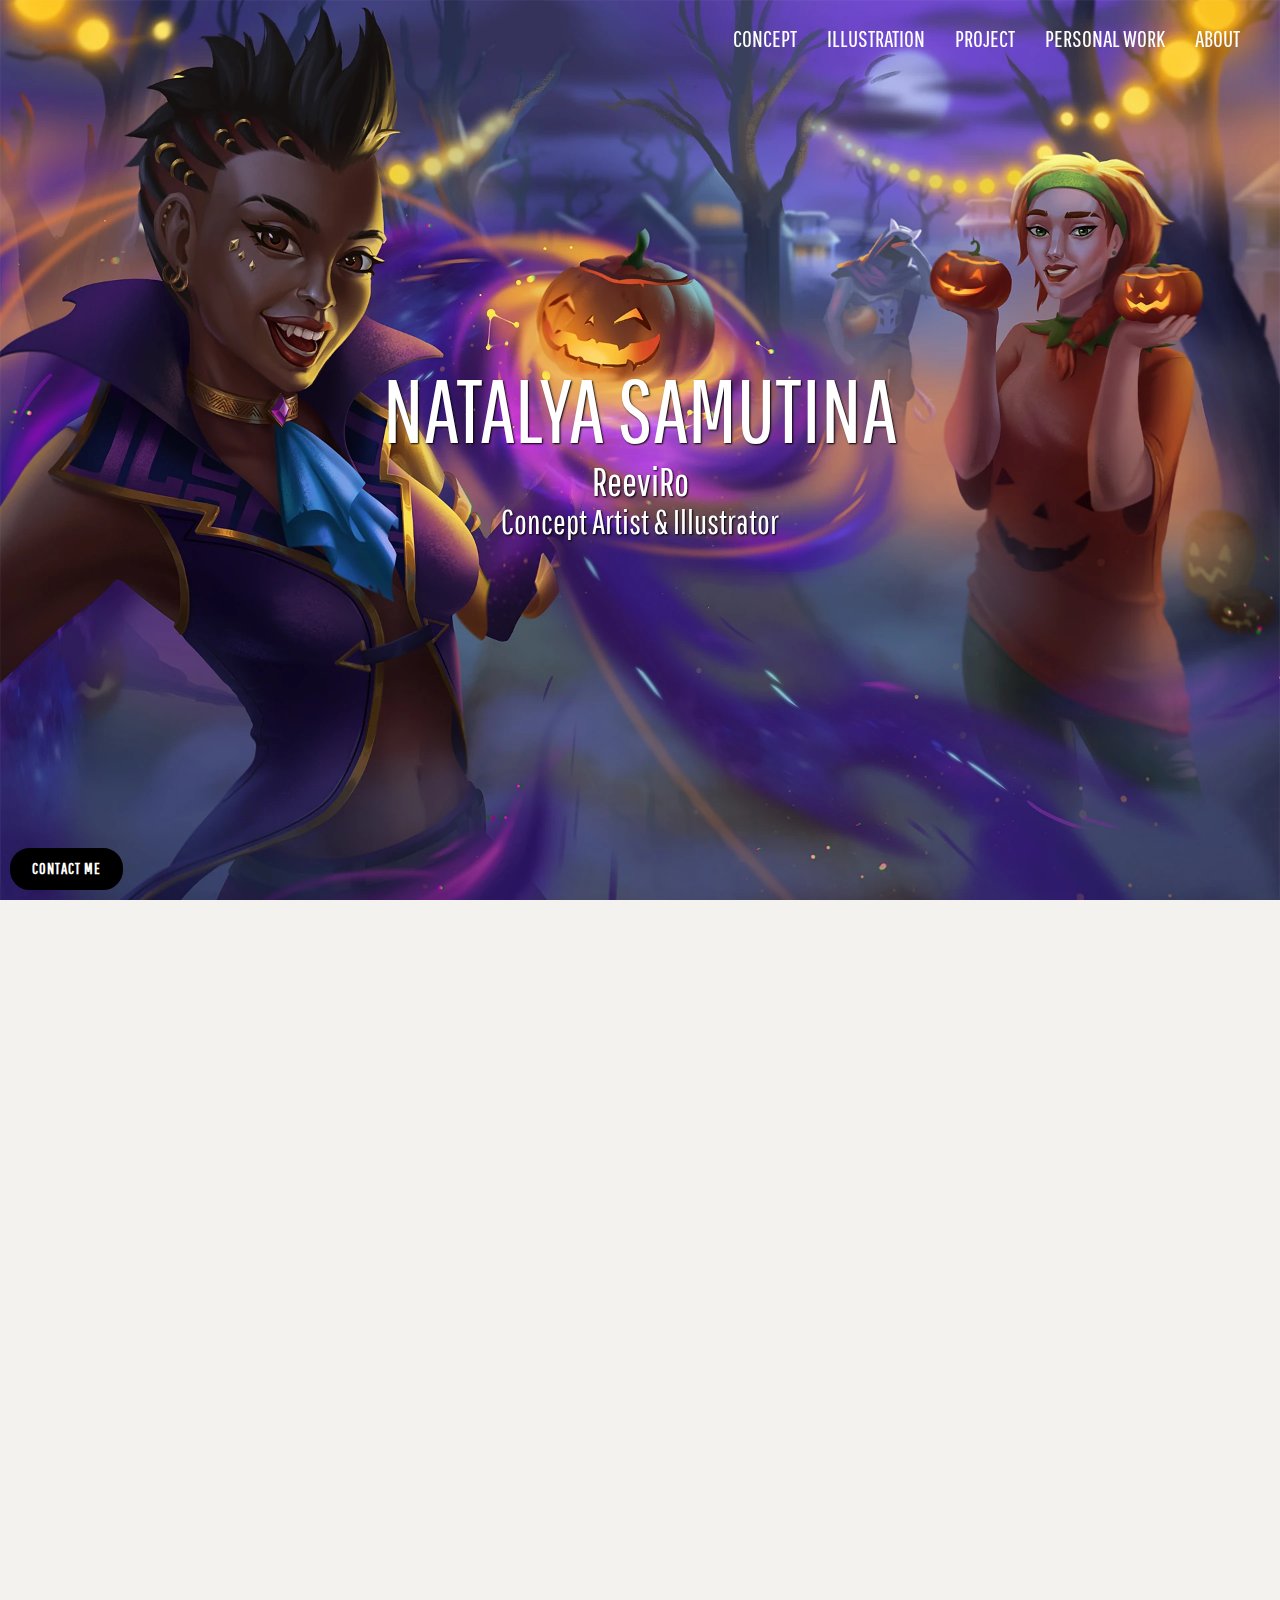
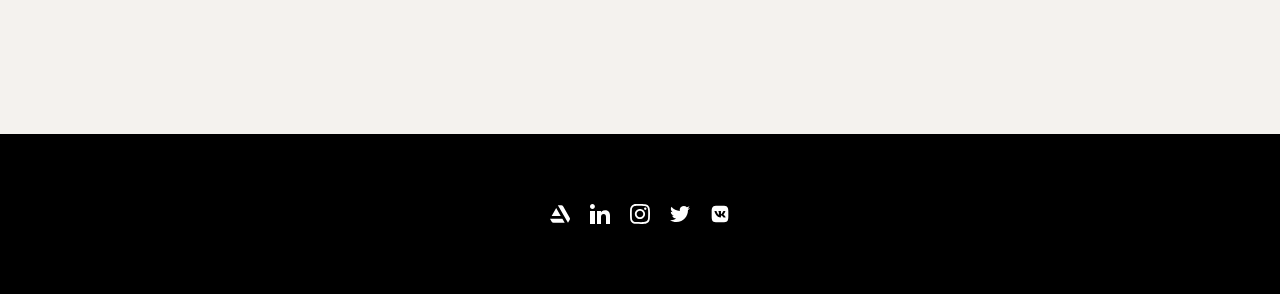
<file: index.html>
<!DOCTYPE html>
<html lang="en">

<head>
	<meta charset="UTF-8">
	<meta http-equiv="X-UA-Compatible" content="IE=edge">
	<meta name="viewport" content="width=device-width, initial-scale=1.0">
	<!-- favicon -->
	<link rel="icon" href="./img/favicon.png" type="image/x-icon">
	<!-- animate on scroll styles -->
	<link rel="stylesheet" href="https://unpkg.com/aos@2.3.1/dist/aos.css">
	<link rel="stylesheet" href="./styles/aos-custom.css">
	<!-- reset styles -->
	<link rel="stylesheet" href="./styles/reset.css">
	<!-- main styles -->
	<link rel="stylesheet" href="./styles/base.css">
	<!-- blocks styles -->
	<link rel="stylesheet" href="./styles/blocks/nav.css">
	<link rel="stylesheet" href="./styles/blocks/burger.css">
	<link rel="stylesheet" href="./styles/blocks/logo.css">
	<link rel="stylesheet" href="./styles/blocks/hero.css">
	<link rel="stylesheet" href="./styles/blocks/gallery.css">
	<link rel="stylesheet" href="./styles/blocks/footer.css">
	<link rel="stylesheet" href="./styles/blocks/social.css">
	<link rel="stylesheet" href="./styles/blocks/contact-me.css">
	<link rel="stylesheet" href="./styles/blocks/lightbox.css">
	<!-- fonts -->
	<link href="https://fonts.googleapis.com/css2?family=Pathway+Gothic+One&display=swap" rel="stylesheet">
	<title>ReeviRo</title>
</head>

<body>
	<nav class="nav" data-aos="fade-down" data-aos-duration="500" data-aos-once="true">
		<div class="nav__container container">
			<button class="nav__burger burger burger--white">
				<span class="burger__line"></span>
			</button>
			<div class="nav__menu">
				<ul class="nav__list">
					<li class="nav__item">
						<a href="./concept.html" class="nav__link">concept</a>
					</li>
					<li class="nav__item">
						<a href="./illustration.html" class="nav__link">illustration</a>
					</li>
					<li class="nav__item">
						<a href="./project.html" class="nav__link">project</a>
					</li>
					<li class="nav__item">
						<a href="./personal-work.html" class="nav__link">personal work</a>
					</li>
					<li class="nav__item">
						<a href="./about.html" class="nav__link">about</a>
					</li>
					<li class="nav__item nav__contact-me">
						<a href="mailto:natalia2dartist@gmail.com" target="_blank" class="nav__link">Contact me</a>
					</li>
				</ul>
			</div>
		</div>
		<!-- ========== /container ========== -->
	</nav>
	<!-- ========== /nav ========== -->
	<main class="main">
		<section class="hero">
			<div class="hero__container container" data-aos="fade-up" data-aos-duration="500" data-aos-once="true">
				<h1 class="hero__title">Natalya&nbsp;Samutina</h1>
				<div class="logo logo--white">
					<a href="./index.html">ReeviRo</a>
				</div>
				<div class="hero__subtitle">Concept&nbsp;Artist&nbsp;& Illustrator</div>
			</div>
			<!-- ========== /container ========== -->
		</section>
		<!-- ========== /hero ========== -->
		<section class="gallery">
			<div class="gallery__container container gallery__container--col-2">
				<div class="gallery__column">
					<div class="gallery__item" data-aos="fade-down-right" data-aos-duration="500" data-aos-once="true">
						<img src="./img/main/preview/Foxgirl.webp" alt="Portfolio picture" class="gallery__image">
						<span class="gallery__text">Foxgirl</span>
					</div>
					<div class="gallery__item" data-aos="fade-right" data-aos-duration="500" data-aos-once="true">
						<img src="./img/main/preview/Gwen_Seamstress.webp" alt="Portfolio picture" class="gallery__image">
						<span class="gallery__text">Gwen Seamstress</span>
					</div>
					<div class="gallery__item" data-aos="fade-right" data-aos-duration="500" data-aos-once="true">
						<img src="./img/main/preview/Ice_knight.webp" alt="Portfolio picture" class="gallery__image">
						<span class="gallery__text">Ice knight</span>
					</div>
					<div class="gallery__item" data-aos="fade-right" data-aos-duration="500" data-aos-once="true">
						<img src="./img/main/preview/Ice_legend.webp" alt="Portfolio picture" class="gallery__image">
						<span class="gallery__text">Ice legend</span>
					</div>
					<div class="gallery__item" data-aos="fade-right" data-aos-duration="500" data-aos-once="true">
						<img src="./img/main/preview/Tryndamere.webp" alt="Portfolio picture" class="gallery__image">
						<span class="gallery__text">Tryndamere</span>
					</div>
					<div class="gallery__item" data-aos="fade-up-right" data-aos-duration="500" data-aos-once="true">
						<img src="./img/main/preview/Elfgirls.webp" alt="Portfolio picture" class="gallery__image">
						<span class="gallery__text">Elfgirls</span>
					</div>
				</div>
				<div class="gallery__column">
					<div class="gallery__item" data-aos="fade-down-left" data-aos-duration="500" data-aos-once="true">
						<img src="./img/main/preview/Hades2_fanart.webp" alt="Portfolio picture" class="gallery__image">
						<span class="gallery__text">Hades2 fanart</span>
					</div>
					<div class="gallery__item" data-aos="fade-left" data-aos-duration="500" data-aos-once="true">
						<img src="./img/main/preview/Lava_elemental.webp" alt="Portfolio picture" class="gallery__image">
						<span class="gallery__text">Lava elemental</span>
					</div>
					<div class="gallery__item" data-aos="fade-left" data-aos-duration="500" data-aos-once="true">
						<img src="./img/main/preview/Amumu.webp" alt="Portfolio picture" class="gallery__image">
						<span class="gallery__text">Amumu</span>
					</div>
					<div class="gallery__item" data-aos="fade-left" data-aos-duration="500" data-aos-once="true">
						<img src="./img/main/preview/portrait2.webp" alt="Portfolio picture" class="gallery__image">
						<span class="gallery__text">Portrait</span>
					</div>
					<div class="gallery__item" data-aos="fade-up-left" data-aos-duration="500" data-aos-once="true">
						<img src="./img/main/preview/conceptcharacter1.webp" alt="Portfolio picture" class="gallery__image">
						<span class="gallery__text">Concept character</span>
					</div>
				</div>
			</div>
			<!-- ========== /container ========== -->
		</section>
		<!-- ========== /gallery ========== -->
	</main>
	<!-- ========== /main ========== -->
	<footer class="footer">
		<div class="footer__container container">
			<div class="footer__social social">
				<a class="social__link" href="https://www.artstation.com/reeviro" target="_blank">
					<svg fill="#FFFFFF" width="800px" height="800px" viewBox="0 0 24 24" role="img" xmlns="http://www.w3.org/2000/svg">
						<path d="m0 17.723 2.027 3.505h.001a2.424 2.424 0 0 0 2.164 1.333h13.457l-2.792-4.838H0zm24 .025c0-.484-.143-.935-.388-1.314L15.728 2.728a2.424 2.424 0 0 0-2.142-1.289H9.419L21.598 22.54l1.92-3.325c.378-.637.482-.919.482-1.467zm-11.129-3.462L7.428 4.858l-5.444 9.428h10.887z" />
					</svg>
				</a>
				<a class="social__link" href="https://www.linkedin.com/in/natalya-samutina/" target="_blank">
					<svg width="800px" height="800px" viewBox="0 0 20 20" version="1.1" xmlns="http://www.w3.org/2000/svg" xmlns:xlink="http://www.w3.org/1999/xlink">
						<g stroke="none" stroke-width="1" fill="none" fill-rule="evenodd">
							<g transform="translate(-180.000000, -7479.000000)" fill="#FFFFFF">
								<g transform="translate(56.000000, 160.000000)">
									<path d="M144,7339 L140,7339 L140,7332.001 C140,7330.081 139.153,7329.01 137.634,7329.01 C135.981,7329.01 135,7330.126 135,7332.001 L135,7339 L131,7339 L131,7326 L135,7326 L135,7327.462 C135,7327.462 136.255,7325.26 139.083,7325.26 C141.912,7325.26 144,7326.986 144,7330.558 L144,7339 L144,7339 Z M126.442,7323.921 C125.093,7323.921 124,7322.819 124,7321.46 C124,7320.102 125.093,7319 126.442,7319 C127.79,7319 128.883,7320.102 128.883,7321.46 C128.884,7322.819 127.79,7323.921 126.442,7323.921 L126.442,7323.921 Z M124,7339 L129,7339 L129,7326 L124,7326 L124,7339 Z" id="linkedin">
									</path>
								</g>
							</g>
						</g>
					</svg>
				</a>
				<a class="social__link" href="https://www.instagram.com/reevi_ro/" target="_blank">
					<svg width="800px" height="800px" viewBox="0 0 20 20" version="1.1" xmlns="http://www.w3.org/2000/svg" xmlns:xlink="http://www.w3.org/1999/xlink">
						<g stroke="none" stroke-width="1" fill="none" fill-rule="evenodd">
							<g transform="translate(-340.000000, -7439.000000)" fill="#FFFFFF">
								<g transform="translate(56.000000, 160.000000)">
									<path d="M289.869652,7279.12273 C288.241769,7279.19618 286.830805,7279.5942 285.691486,7280.72871 C284.548187,7281.86918 284.155147,7283.28558 284.081514,7284.89653 C284.035742,7285.90201 283.768077,7293.49818 284.544207,7295.49028 C285.067597,7296.83422 286.098457,7297.86749 287.454694,7298.39256 C288.087538,7298.63872 288.809936,7298.80547 289.869652,7298.85411 C298.730467,7299.25511 302.015089,7299.03674 303.400182,7295.49028 C303.645956,7294.859 303.815113,7294.1374 303.86188,7293.08031 C304.26686,7284.19677 303.796207,7282.27117 302.251908,7280.72871 C301.027016,7279.50685 299.5862,7278.67508 289.869652,7279.12273 M289.951245,7297.06748 C288.981083,7297.0238 288.454707,7296.86201 288.103459,7296.72603 C287.219865,7296.3826 286.556174,7295.72155 286.214876,7294.84312 C285.623823,7293.32944 285.819846,7286.14023 285.872583,7284.97693 C285.924325,7283.83745 286.155174,7282.79624 286.959165,7281.99226 C287.954203,7280.99968 289.239792,7280.51332 297.993144,7280.90837 C299.135448,7280.95998 300.179243,7281.19026 300.985224,7281.99226 C301.980262,7282.98483 302.473801,7284.28014 302.071806,7292.99991 C302.028024,7293.96767 301.865833,7294.49274 301.729513,7294.84312 C300.829003,7297.15085 298.757333,7297.47145 289.951245,7297.06748 M298.089663,7283.68956 C298.089663,7284.34665 298.623998,7284.88065 299.283709,7284.88065 C299.943419,7284.88065 300.47875,7284.34665 300.47875,7283.68956 C300.47875,7283.03248 299.943419,7282.49847 299.283709,7282.49847 C298.623998,7282.49847 298.089663,7283.03248 298.089663,7283.68956 M288.862673,7288.98792 C288.862673,7291.80286 291.150266,7294.08479 293.972194,7294.08479 C296.794123,7294.08479 299.081716,7291.80286 299.081716,7288.98792 C299.081716,7286.17298 296.794123,7283.89205 293.972194,7283.89205 C291.150266,7283.89205 288.862673,7286.17298 288.862673,7288.98792 M290.655732,7288.98792 C290.655732,7287.16159 292.140329,7285.67967 293.972194,7285.67967 C295.80406,7285.67967 297.288657,7287.16159 297.288657,7288.98792 C297.288657,7290.81525 295.80406,7292.29716 293.972194,7292.29716 C292.140329,7292.29716 290.655732,7290.81525 290.655732,7288.98792" id="instagram">
									</path>
								</g>
							</g>
						</g>
					</svg>
				</a>
				<a class="social__link" href="https://twitter.com/reevarts" target="_blank">
					<svg width="800px" height="800px" viewBox="0 -2 20 20" version="1.1" xmlns="http://www.w3.org/2000/svg" xmlns:xlink="http://www.w3.org/1999/xlink">
						<g stroke="none" stroke-width="1" fill="none" fill-rule="evenodd">
							<g transform="translate(-60.000000, -7521.000000)" fill="#FFFFFF">
								<g transform="translate(56.000000, 160.000000)">
									<path d="M10.29,7377 C17.837,7377 21.965,7370.84365 21.965,7365.50546 C21.965,7365.33021 21.965,7365.15595 21.953,7364.98267 C22.756,7364.41163 23.449,7363.70276 24,7362.8915 C23.252,7363.21837 22.457,7363.433 21.644,7363.52751 C22.5,7363.02244 23.141,7362.2289 23.448,7361.2926 C22.642,7361.76321 21.761,7362.095 20.842,7362.27321 C19.288,7360.64674 16.689,7360.56798 15.036,7362.09796 C13.971,7363.08447 13.518,7364.55538 13.849,7365.95835 C10.55,7365.79492 7.476,7364.261 5.392,7361.73762 C4.303,7363.58363 4.86,7365.94457 6.663,7367.12996 C6.01,7367.11125 5.371,7366.93797 4.8,7366.62489 L4.8,7366.67608 C4.801,7368.5989 6.178,7370.2549 8.092,7370.63591 C7.488,7370.79836 6.854,7370.82199 6.24,7370.70483 C6.777,7372.35099 8.318,7373.47829 10.073,7373.51078 C8.62,7374.63513 6.825,7375.24554 4.977,7375.24358 C4.651,7375.24259 4.325,7375.22388 4,7375.18549 C5.877,7376.37088 8.06,7377 10.29,7376.99705" id="twitter">
									</path>
								</g>
							</g>
						</g>
					</svg>
				</a>
				<a class="social__link" href="https://vk.com/reevipng" target="_blank">
					<svg fill="#FFFFFF" width="800px" height="800px" viewBox="0 0 24 24" xmlns="http://www.w3.org/2000/svg" data-name="Layer 1">
						<path d="M15.07294,2H8.9375C3.33331,2,2,3.33331,2,8.92706V15.0625C2,20.66663,3.32294,22,8.92706,22H15.0625C20.66669,22,22,20.67706,22,15.07288V8.9375C22,3.33331,20.67706,2,15.07294,2Zm3.07287,14.27081H16.6875c-.55206,0-.71875-.44793-1.70831-1.4375-.86463-.83331-1.22919-.9375-1.44794-.9375-.30206,0-.38544.08332-.38544.5v1.3125c0,.35419-.11456.5625-1.04162.5625a5.69214,5.69214,0,0,1-4.44794-2.66668A11.62611,11.62611,0,0,1,5.35419,8.77081c0-.21875.08331-.41668.5-.41668H7.3125c.375,0,.51044.16668.65625.55212.70831,2.08331,1.91669,3.89581,2.40625,3.89581.1875,0,.27081-.08331.27081-.55206V10.10413c-.0625-.97913-.58331-1.0625-.58331-1.41663a.36008.36008,0,0,1,.375-.33337h2.29169c.3125,0,.41662.15625.41662.53125v2.89587c0,.3125.13544.41663.22919.41663.1875,0,.33331-.10413.67706-.44788a11.99877,11.99877,0,0,0,1.79169-2.97919.62818.62818,0,0,1,.63544-.41668H17.9375c.4375,0,.53125.21875.4375.53125A18.20507,18.20507,0,0,1,16.41669,12.25c-.15625.23956-.21875.36456,0,.64581.14581.21875.65625.64582,1,1.05207a6.48553,6.48553,0,0,1,1.22912,1.70837C18.77081,16.0625,18.5625,16.27081,18.14581,16.27081Z" />
					</svg>
				</a>
			</div>
			<!-- ========== /social ========== -->
		</div>
		<!-- ========== /container ========== -->
	</footer>
	<!-- ========== /footer ========== -->
	<div class="contact-me">
		<a href="mailto:natalia2dartist@gmail.com" target="_blank" class="contact-me__link">Contact me</a>
	</div>
	<!-- ========== /contact-me ========== -->
	<div class="lightbox">
		<img class="lightbox__image" alt="Portfolio image">
	</div>
	<!-- ========== /lightbox ========== -->

	<!-- animate on scroll -->
	<script src="https://unpkg.com/aos@2.3.1/dist/aos.js"></script>
	<!-- index.js -->
	<script src="./js/index.js">
	</script>
</body>

</html>
</file>
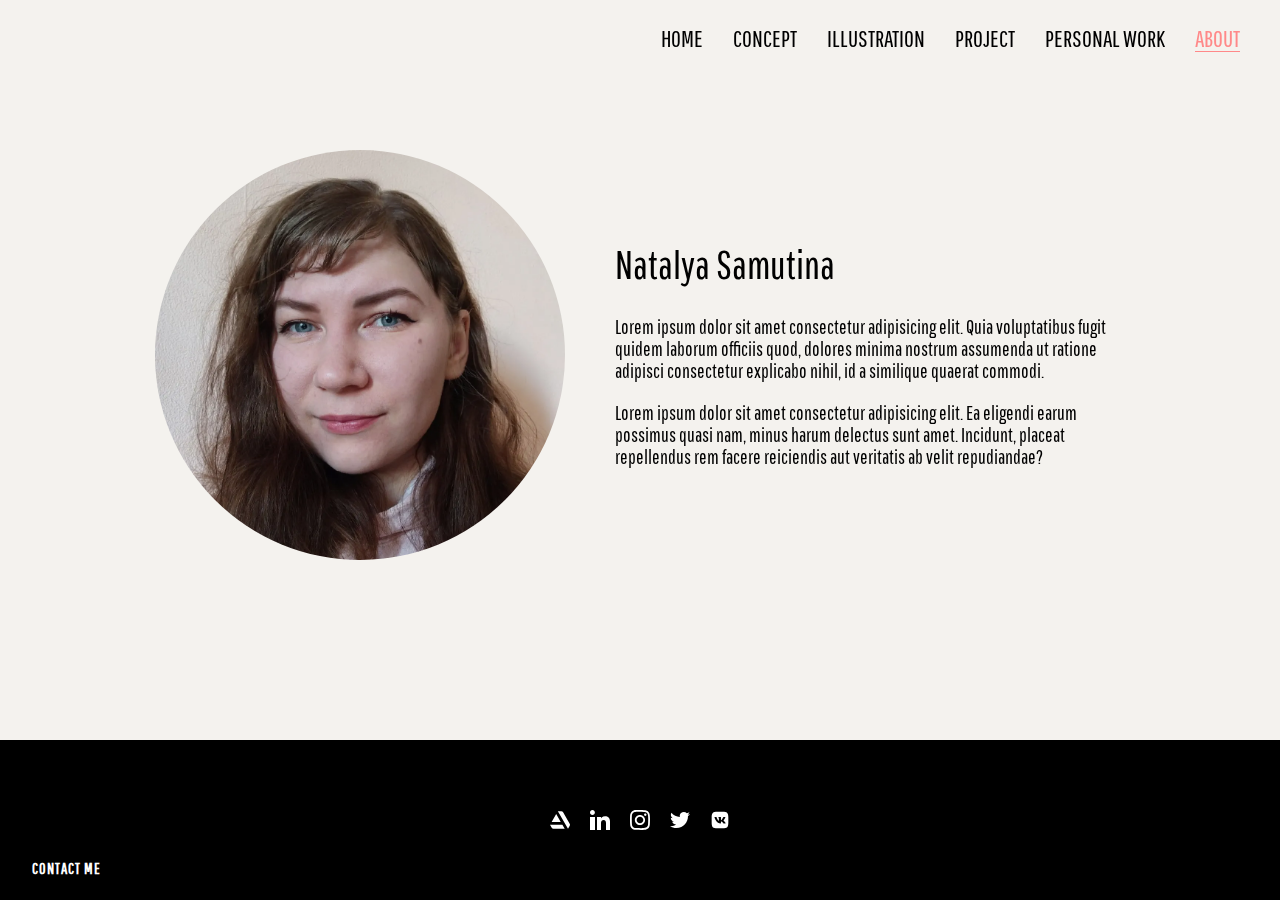
<file: about.html>
<!DOCTYPE html>
<html lang="en">

<head>
	<meta charset="UTF-8">
	<meta http-equiv="X-UA-Compatible" content="IE=edge">
	<meta name="viewport" content="width=device-width, initial-scale=1.0">
	<!-- favicon -->
	<link rel="icon" href="./img/favicon.png" type="image/x-icon">
	<!-- animate on scroll styles -->
	<link href="https://unpkg.com/aos@2.3.1/dist/aos.css" rel="stylesheet">
	<!-- reset styles -->
	<link rel="stylesheet" href="./styles/reset.css">
	<!-- main styles -->
	<link rel="stylesheet" href="./styles/base.css">
	<!-- blocks styles -->
	<link rel="stylesheet" href="./styles/blocks/nav.css">
	<link rel="stylesheet" href="./styles/blocks/burger.css">
	<link rel="stylesheet" href="./styles/blocks/about.css">
	<link rel="stylesheet" href="./styles/blocks/footer.css">
	<link rel="stylesheet" href="./styles/blocks/social.css">
	<link rel="stylesheet" href="./styles/blocks/contact-me.css">
	<link rel="stylesheet" href="./styles/blocks/lightbox.css">
	<!-- fonts -->
	<link href="https://fonts.googleapis.com/css2?family=Pathway+Gothic+One&display=swap" rel="stylesheet">
	<title>ReeviRo</title>
</head>

<body>
	<nav class="nav" data-aos="fade-down" data-aos-duration="500" data-aos-once="true">
		<div class="nav__container container">
			<button class="nav__burger burger burger--black">
				<span class="burger__line"></span>
			</button>
			<div class="nav__menu">
				<ul class="nav__list">
					<li class="nav__item">
						<a href="./index.html" class="nav__link nav__link--dark">home</a>
					</li>
					<li class="nav__item">
						<a href="./concept.html" class="nav__link nav__link--dark">concept</a>
					</li>
					<li class="nav__item">
						<a href="./illustration.html" class="nav__link nav__link--dark">illustration</a>
					</li>
					<li class="nav__item">
						<a href="./project.html" class="nav__link nav__link--dark">project</a>
					</li>
					<li class="nav__item">
						<a href="./personal-work.html" class="nav__link nav__link--dark">personal work</a>
					</li>
					<li class="nav__item">
						<a class="nav__link nav__link--dark active">about</a>
					</li>
					<li class="nav__item  nav__contact-me">
						<a href="mailto:natalia2dartist@gmail.com" target="_blank" class="nav__link">Contact me</a>
					</li>
				</ul>
			</div>
		</div>
		<!-- ========== /container ========== -->
	</nav>
	<!-- ========== /nav ========== -->
	<main class="main">
		<section class="about" data-aos="fade-up" data-aos-duration="500" data-aos-once="true">
			<div class="about__container container">
				<div class="about__left">
					<div class="about__photo image">
						<img src="./img/about/photo.webp" alt="Natalya's Photo" class="about__image">
					</div>
				</div>
				<div class="about__right">
					<div class="about__content">
						<h2 class="about__title">Natalya Samutina</h2>
						<p class="about__text">Lorem ipsum dolor sit amet consectetur adipisicing elit. Quia voluptatibus fugit quidem laborum officiis quod, dolores minima nostrum assumenda ut ratione adipisci consectetur explicabo nihil, id a similique quaerat commodi.</p>
						<p class="about__text">Lorem ipsum dolor sit amet consectetur adipisicing elit. Ea eligendi earum possimus quasi nam, minus harum delectus sunt amet. Incidunt, placeat repellendus rem facere reiciendis aut veritatis ab velit repudiandae?</p>
					</div>
				</div>
			</div>
		</section>
		<!-- ========== /gallery ========== -->
	</main>
	<!-- ========== /main ========== -->
	<footer class="footer">
		<div class="footer__container container">
			<div class="footer__social social">
				<a class="social__link" href="https://www.artstation.com/reeviro" target="_blank">
					<svg fill="#FFFFFF" width="800px" height="800px" viewBox="0 0 24 24" role="img" xmlns="http://www.w3.org/2000/svg">
						<path d="m0 17.723 2.027 3.505h.001a2.424 2.424 0 0 0 2.164 1.333h13.457l-2.792-4.838H0zm24 .025c0-.484-.143-.935-.388-1.314L15.728 2.728a2.424 2.424 0 0 0-2.142-1.289H9.419L21.598 22.54l1.92-3.325c.378-.637.482-.919.482-1.467zm-11.129-3.462L7.428 4.858l-5.444 9.428h10.887z" />
					</svg>
				</a>
				<a class="social__link" href="https://www.linkedin.com/in/natalya-samutina/" target="_blank">
					<svg width="800px" height="800px" viewBox="0 0 20 20" version="1.1" xmlns="http://www.w3.org/2000/svg" xmlns:xlink="http://www.w3.org/1999/xlink">
						<g stroke="none" stroke-width="1" fill="none" fill-rule="evenodd">
							<g transform="translate(-180.000000, -7479.000000)" fill="#FFFFFF">
								<g transform="translate(56.000000, 160.000000)">
									<path d="M144,7339 L140,7339 L140,7332.001 C140,7330.081 139.153,7329.01 137.634,7329.01 C135.981,7329.01 135,7330.126 135,7332.001 L135,7339 L131,7339 L131,7326 L135,7326 L135,7327.462 C135,7327.462 136.255,7325.26 139.083,7325.26 C141.912,7325.26 144,7326.986 144,7330.558 L144,7339 L144,7339 Z M126.442,7323.921 C125.093,7323.921 124,7322.819 124,7321.46 C124,7320.102 125.093,7319 126.442,7319 C127.79,7319 128.883,7320.102 128.883,7321.46 C128.884,7322.819 127.79,7323.921 126.442,7323.921 L126.442,7323.921 Z M124,7339 L129,7339 L129,7326 L124,7326 L124,7339 Z" id="linkedin">
									</path>
								</g>
							</g>
						</g>
					</svg>
				</a>
				<a class="social__link" href="https://www.instagram.com/reevi_ro/" target="_blank">
					<svg width="800px" height="800px" viewBox="0 0 20 20" version="1.1" xmlns="http://www.w3.org/2000/svg" xmlns:xlink="http://www.w3.org/1999/xlink">
						<g stroke="none" stroke-width="1" fill="none" fill-rule="evenodd">
							<g transform="translate(-340.000000, -7439.000000)" fill="#FFFFFF">
								<g transform="translate(56.000000, 160.000000)">
									<path d="M289.869652,7279.12273 C288.241769,7279.19618 286.830805,7279.5942 285.691486,7280.72871 C284.548187,7281.86918 284.155147,7283.28558 284.081514,7284.89653 C284.035742,7285.90201 283.768077,7293.49818 284.544207,7295.49028 C285.067597,7296.83422 286.098457,7297.86749 287.454694,7298.39256 C288.087538,7298.63872 288.809936,7298.80547 289.869652,7298.85411 C298.730467,7299.25511 302.015089,7299.03674 303.400182,7295.49028 C303.645956,7294.859 303.815113,7294.1374 303.86188,7293.08031 C304.26686,7284.19677 303.796207,7282.27117 302.251908,7280.72871 C301.027016,7279.50685 299.5862,7278.67508 289.869652,7279.12273 M289.951245,7297.06748 C288.981083,7297.0238 288.454707,7296.86201 288.103459,7296.72603 C287.219865,7296.3826 286.556174,7295.72155 286.214876,7294.84312 C285.623823,7293.32944 285.819846,7286.14023 285.872583,7284.97693 C285.924325,7283.83745 286.155174,7282.79624 286.959165,7281.99226 C287.954203,7280.99968 289.239792,7280.51332 297.993144,7280.90837 C299.135448,7280.95998 300.179243,7281.19026 300.985224,7281.99226 C301.980262,7282.98483 302.473801,7284.28014 302.071806,7292.99991 C302.028024,7293.96767 301.865833,7294.49274 301.729513,7294.84312 C300.829003,7297.15085 298.757333,7297.47145 289.951245,7297.06748 M298.089663,7283.68956 C298.089663,7284.34665 298.623998,7284.88065 299.283709,7284.88065 C299.943419,7284.88065 300.47875,7284.34665 300.47875,7283.68956 C300.47875,7283.03248 299.943419,7282.49847 299.283709,7282.49847 C298.623998,7282.49847 298.089663,7283.03248 298.089663,7283.68956 M288.862673,7288.98792 C288.862673,7291.80286 291.150266,7294.08479 293.972194,7294.08479 C296.794123,7294.08479 299.081716,7291.80286 299.081716,7288.98792 C299.081716,7286.17298 296.794123,7283.89205 293.972194,7283.89205 C291.150266,7283.89205 288.862673,7286.17298 288.862673,7288.98792 M290.655732,7288.98792 C290.655732,7287.16159 292.140329,7285.67967 293.972194,7285.67967 C295.80406,7285.67967 297.288657,7287.16159 297.288657,7288.98792 C297.288657,7290.81525 295.80406,7292.29716 293.972194,7292.29716 C292.140329,7292.29716 290.655732,7290.81525 290.655732,7288.98792" id="instagram">
									</path>
								</g>
							</g>
						</g>
					</svg>
				</a>
				<a class="social__link" href="https://twitter.com/reevarts" target="_blank">
					<svg width="800px" height="800px" viewBox="0 -2 20 20" version="1.1" xmlns="http://www.w3.org/2000/svg" xmlns:xlink="http://www.w3.org/1999/xlink">
						<g stroke="none" stroke-width="1" fill="none" fill-rule="evenodd">
							<g transform="translate(-60.000000, -7521.000000)" fill="#FFFFFF">
								<g transform="translate(56.000000, 160.000000)">
									<path d="M10.29,7377 C17.837,7377 21.965,7370.84365 21.965,7365.50546 C21.965,7365.33021 21.965,7365.15595 21.953,7364.98267 C22.756,7364.41163 23.449,7363.70276 24,7362.8915 C23.252,7363.21837 22.457,7363.433 21.644,7363.52751 C22.5,7363.02244 23.141,7362.2289 23.448,7361.2926 C22.642,7361.76321 21.761,7362.095 20.842,7362.27321 C19.288,7360.64674 16.689,7360.56798 15.036,7362.09796 C13.971,7363.08447 13.518,7364.55538 13.849,7365.95835 C10.55,7365.79492 7.476,7364.261 5.392,7361.73762 C4.303,7363.58363 4.86,7365.94457 6.663,7367.12996 C6.01,7367.11125 5.371,7366.93797 4.8,7366.62489 L4.8,7366.67608 C4.801,7368.5989 6.178,7370.2549 8.092,7370.63591 C7.488,7370.79836 6.854,7370.82199 6.24,7370.70483 C6.777,7372.35099 8.318,7373.47829 10.073,7373.51078 C8.62,7374.63513 6.825,7375.24554 4.977,7375.24358 C4.651,7375.24259 4.325,7375.22388 4,7375.18549 C5.877,7376.37088 8.06,7377 10.29,7376.99705" id="twitter">
									</path>
								</g>
							</g>
						</g>
					</svg>
				</a>
				<a class="social__link" href="https://vk.com/reevipng" target="_blank">
					<svg fill="#FFFFFF" width="800px" height="800px" viewBox="0 0 24 24" xmlns="http://www.w3.org/2000/svg" data-name="Layer 1">
						<path d="M15.07294,2H8.9375C3.33331,2,2,3.33331,2,8.92706V15.0625C2,20.66663,3.32294,22,8.92706,22H15.0625C20.66669,22,22,20.67706,22,15.07288V8.9375C22,3.33331,20.67706,2,15.07294,2Zm3.07287,14.27081H16.6875c-.55206,0-.71875-.44793-1.70831-1.4375-.86463-.83331-1.22919-.9375-1.44794-.9375-.30206,0-.38544.08332-.38544.5v1.3125c0,.35419-.11456.5625-1.04162.5625a5.69214,5.69214,0,0,1-4.44794-2.66668A11.62611,11.62611,0,0,1,5.35419,8.77081c0-.21875.08331-.41668.5-.41668H7.3125c.375,0,.51044.16668.65625.55212.70831,2.08331,1.91669,3.89581,2.40625,3.89581.1875,0,.27081-.08331.27081-.55206V10.10413c-.0625-.97913-.58331-1.0625-.58331-1.41663a.36008.36008,0,0,1,.375-.33337h2.29169c.3125,0,.41662.15625.41662.53125v2.89587c0,.3125.13544.41663.22919.41663.1875,0,.33331-.10413.67706-.44788a11.99877,11.99877,0,0,0,1.79169-2.97919.62818.62818,0,0,1,.63544-.41668H17.9375c.4375,0,.53125.21875.4375.53125A18.20507,18.20507,0,0,1,16.41669,12.25c-.15625.23956-.21875.36456,0,.64581.14581.21875.65625.64582,1,1.05207a6.48553,6.48553,0,0,1,1.22912,1.70837C18.77081,16.0625,18.5625,16.27081,18.14581,16.27081Z" />
					</svg>
				</a>
			</div>
			<!-- ========== /social ========== -->
		</div>
		<!-- ========== /container ========== -->
	</footer>
	<!-- ========== /footer ========== -->
	<div class="contact-me">
		<a href="mailto:natalia2dartist@gmail.com" target="_blank" class="contact-me__link">Contact me</a>
	</div>
	<!-- ========== /contact-me ========== -->
	<div class="lightbox">
		<img class="lightbox__image" alt="Portfolio image">
	</div>
	<!-- ========== /lightbox ========== -->

	<!-- animate on scroll -->
	<script src="https://unpkg.com/aos@2.3.1/dist/aos.js"></script>
	<!-- index.js -->
	<script src="./js/index.js"></script>
</body>

</html>
</file>
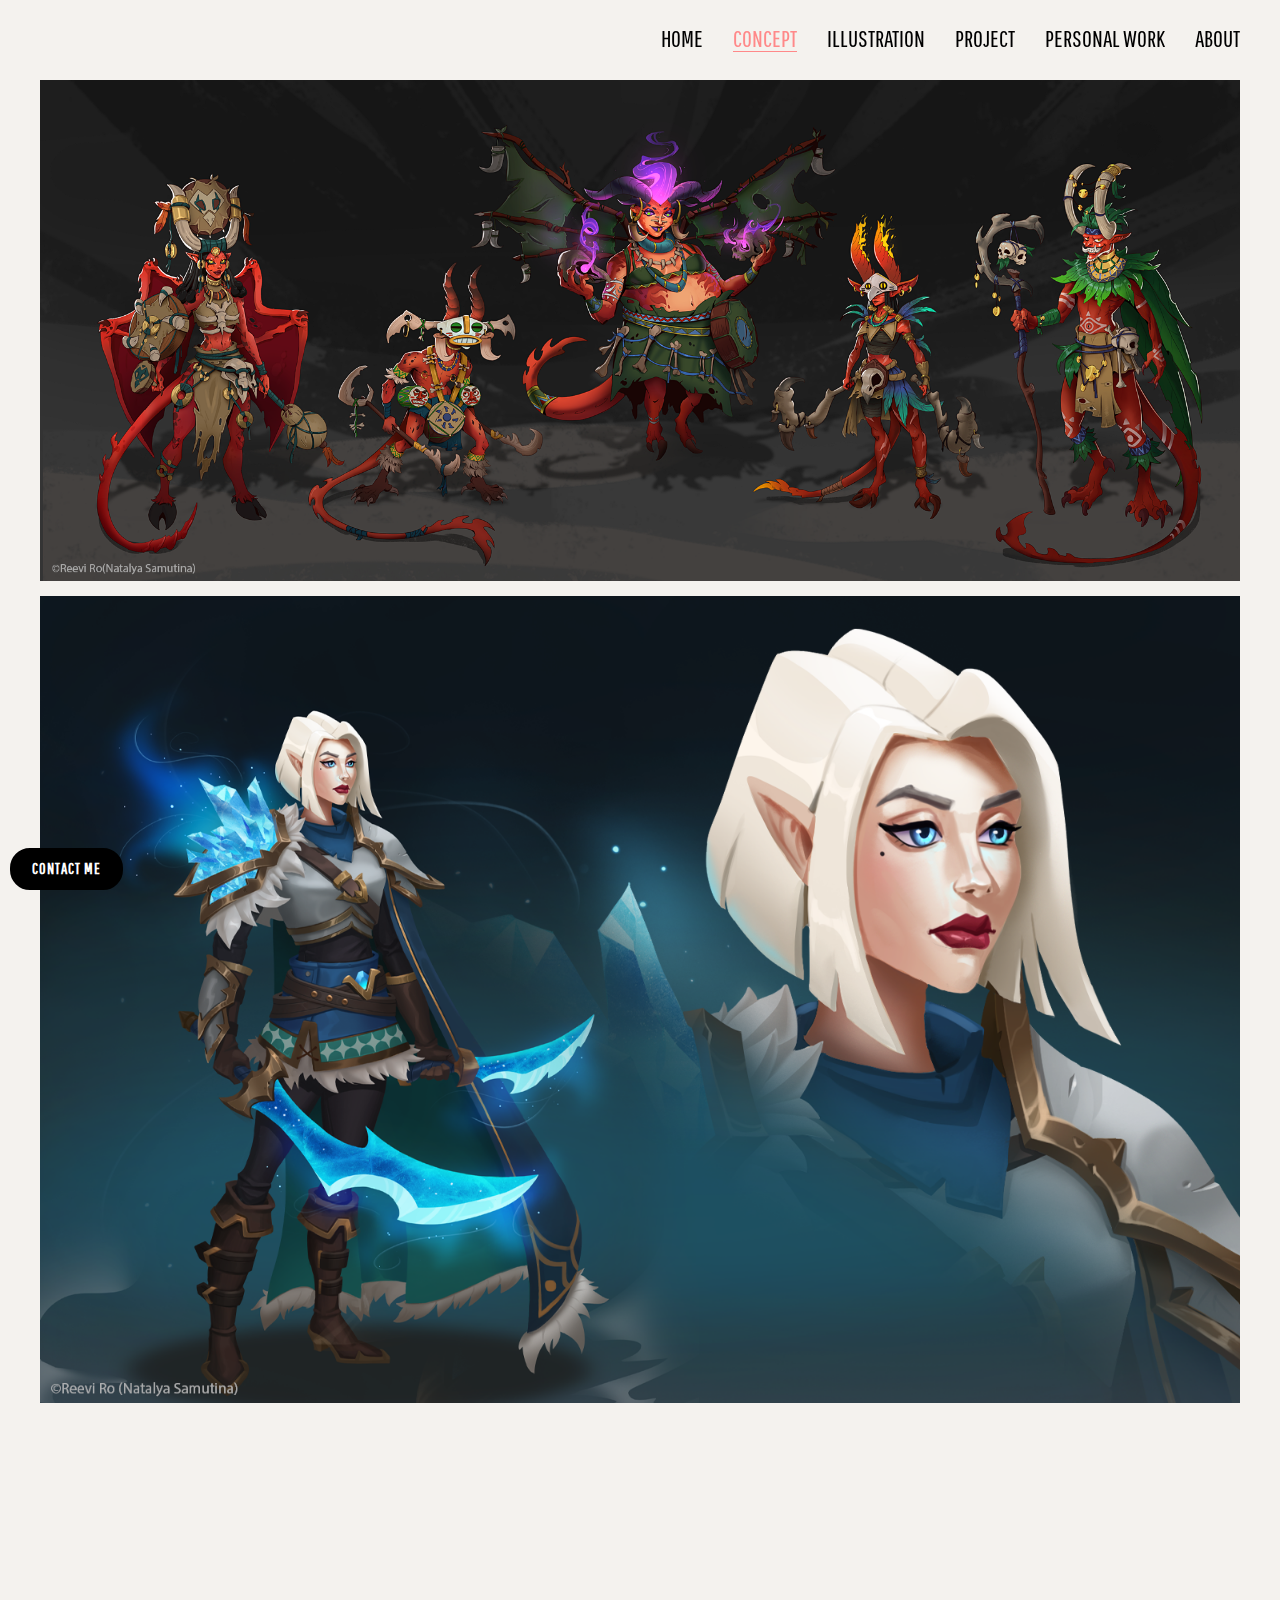
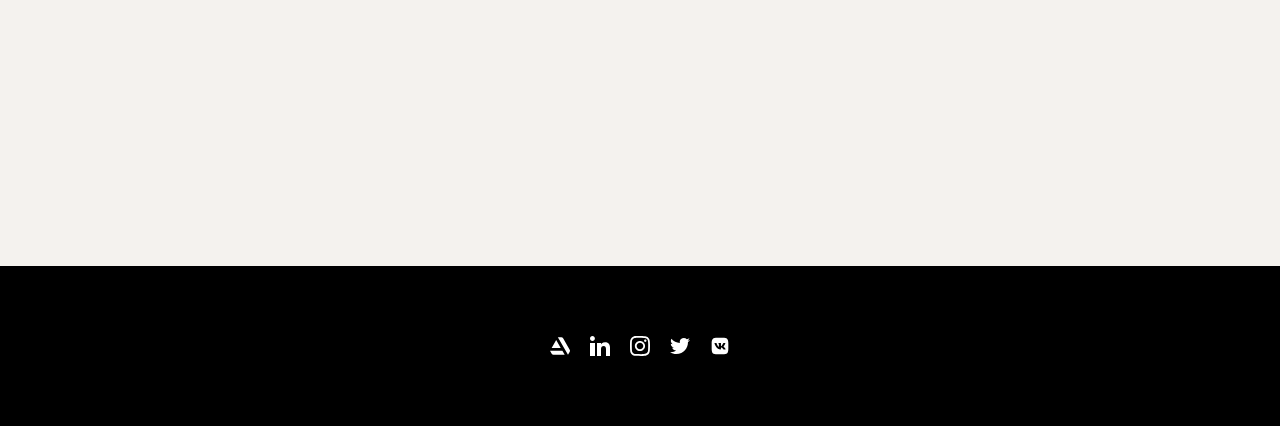
<file: concept.html>
<!DOCTYPE html>
<html lang="en">

<head>
	<meta charset="UTF-8">
	<meta http-equiv="X-UA-Compatible" content="IE=edge">
	<meta name="viewport" content="width=device-width, initial-scale=1.0">
	<!-- favicon -->
	<link rel="icon" href="./img/favicon.png" type="image/x-icon">
	<!-- animate on scroll styles -->
	<link href="https://unpkg.com/aos@2.3.1/dist/aos.css" rel="stylesheet">
	<!-- reset styles -->
	<link rel="stylesheet" href="./styles/reset.css">
	<!-- main styles -->
	<link rel="stylesheet" href="./styles/base.css">
	<!-- blocks styles -->
	<link rel="stylesheet" href="./styles/blocks/nav.css">
	<link rel="stylesheet" href="./styles/blocks/burger.css">
	<link rel="stylesheet" href="./styles/blocks/gallery.css">
	<link rel="stylesheet" href="./styles/blocks/footer.css">
	<link rel="stylesheet" href="./styles/blocks/social.css">
	<link rel="stylesheet" href="./styles/blocks/contact-me.css">
	<link rel="stylesheet" href="./styles/blocks/lightbox.css">
	<!-- fonts -->
	<link href="https://fonts.googleapis.com/css2?family=Pathway+Gothic+One&display=swap" rel="stylesheet">
	<title>ReeviRo</title>
</head>

<body>
	<nav class="nav" data-aos="fade-down" data-aos-duration="500" data-aos-once="true">
		<div class="nav__container container">
			<button class="nav__burger burger burger--black">
				<span class="burger__line"></span>
			</button>
			<div class="nav__menu">
				<ul class="nav__list">
					<li class="nav__item">
						<a href="./index.html" class="nav__link nav__link--dark">home</a>
					</li>
					<li class="nav__item">
						<a  class="nav__link nav__link--dark active">concept</a>
					</li>
					<li class="nav__item">
						<a href="./illustration.html" class="nav__link nav__link--dark">illustration</a>
					</li>
					<li class="nav__item">
						<a href="./project.html" class="nav__link nav__link--dark">project</a>
					</li>
					<li class="nav__item">
						<a href="./personal-work.html" class="nav__link nav__link--dark">personal work</a>
					</li>
					<li class="nav__item">
						<a href="./about.html" class="nav__link nav__link--dark">about</a>
					</li>
					<li class="nav__item  nav__contact-me">
						<a href="mailto:natalia2dartist@gmail.com" target="_blank" class="nav__link">Contact me</a>
					</li>
				</ul>
			</div>
		</div>
		<!-- ========== /container ========== -->
	</nav>
	<!-- ========== /nav ========== -->
	<main class="main">
		<section class="gallery">
			<div class="gallery__container container">
				<div class="gallery__item" data-aos="fade-up" data-aos-duration="500" data-aos-once="true">
					<img src="./img/concept/DemonXShamans.webp" alt="Portfolio picture" class="gallery__image">
					<span class="gallery__text">DemonXShamans</span>
				</div>
				<div class="gallery__item" data-aos="fade-up" data-aos-duration="500" data-aos-once="true" data-aos-delay="300">
					<img src="./img/main/Ice_legend.webp" alt="Portfolio picture" class="gallery__image">
					<span class="gallery__text">Ice legend</span>
				</div>
				<div class="gallery__item" data-aos="fade-up" data-aos-duration="500" data-aos-once="true" data-aos-delay="300">
					<img src="./img/main/Elfgirls.webp" alt="Portfolio picture" class="gallery__image">
					<span class="gallery__text">Elfgirls</span>
				</div>
				<div class="gallery__item" data-aos="fade-up" data-aos-duration="500" data-aos-once="true" data-aos-delay="300">
					<img src="./img/main/conceptcharacter1.webp" alt="Portfolio picture" class="gallery__image">
					<span class="gallery__text">Concept character</span>
				</div>
			</div>
			<!-- ========== /container ========== -->
		</section>
		<!-- ========== /gallery ========== -->
	</main>
	<!-- ========== /main ========== -->
	<footer class="footer">
		<div class="footer__container container">
			<div class="footer__social social">
				<a class="social__link" href="https://www.artstation.com/reeviro" target="_blank">
					<svg fill="#FFFFFF" width="800px" height="800px" viewBox="0 0 24 24" role="img" xmlns="http://www.w3.org/2000/svg">
						<path d="m0 17.723 2.027 3.505h.001a2.424 2.424 0 0 0 2.164 1.333h13.457l-2.792-4.838H0zm24 .025c0-.484-.143-.935-.388-1.314L15.728 2.728a2.424 2.424 0 0 0-2.142-1.289H9.419L21.598 22.54l1.92-3.325c.378-.637.482-.919.482-1.467zm-11.129-3.462L7.428 4.858l-5.444 9.428h10.887z" />
					</svg>
				</a>
				<a class="social__link" href="https://www.linkedin.com/in/natalya-samutina/" target="_blank">
					<svg width="800px" height="800px" viewBox="0 0 20 20" version="1.1" xmlns="http://www.w3.org/2000/svg" xmlns:xlink="http://www.w3.org/1999/xlink">
						<g stroke="none" stroke-width="1" fill="none" fill-rule="evenodd">
							<g transform="translate(-180.000000, -7479.000000)" fill="#FFFFFF">
								<g transform="translate(56.000000, 160.000000)">
									<path d="M144,7339 L140,7339 L140,7332.001 C140,7330.081 139.153,7329.01 137.634,7329.01 C135.981,7329.01 135,7330.126 135,7332.001 L135,7339 L131,7339 L131,7326 L135,7326 L135,7327.462 C135,7327.462 136.255,7325.26 139.083,7325.26 C141.912,7325.26 144,7326.986 144,7330.558 L144,7339 L144,7339 Z M126.442,7323.921 C125.093,7323.921 124,7322.819 124,7321.46 C124,7320.102 125.093,7319 126.442,7319 C127.79,7319 128.883,7320.102 128.883,7321.46 C128.884,7322.819 127.79,7323.921 126.442,7323.921 L126.442,7323.921 Z M124,7339 L129,7339 L129,7326 L124,7326 L124,7339 Z" id="linkedin">
									</path>
								</g>
							</g>
						</g>
					</svg>
				</a>
				<a class="social__link" href="https://www.instagram.com/reevi_ro/" target="_blank">
					<svg width="800px" height="800px" viewBox="0 0 20 20" version="1.1" xmlns="http://www.w3.org/2000/svg" xmlns:xlink="http://www.w3.org/1999/xlink">
						<g stroke="none" stroke-width="1" fill="none" fill-rule="evenodd">
							<g transform="translate(-340.000000, -7439.000000)" fill="#FFFFFF">
								<g transform="translate(56.000000, 160.000000)">
									<path d="M289.869652,7279.12273 C288.241769,7279.19618 286.830805,7279.5942 285.691486,7280.72871 C284.548187,7281.86918 284.155147,7283.28558 284.081514,7284.89653 C284.035742,7285.90201 283.768077,7293.49818 284.544207,7295.49028 C285.067597,7296.83422 286.098457,7297.86749 287.454694,7298.39256 C288.087538,7298.63872 288.809936,7298.80547 289.869652,7298.85411 C298.730467,7299.25511 302.015089,7299.03674 303.400182,7295.49028 C303.645956,7294.859 303.815113,7294.1374 303.86188,7293.08031 C304.26686,7284.19677 303.796207,7282.27117 302.251908,7280.72871 C301.027016,7279.50685 299.5862,7278.67508 289.869652,7279.12273 M289.951245,7297.06748 C288.981083,7297.0238 288.454707,7296.86201 288.103459,7296.72603 C287.219865,7296.3826 286.556174,7295.72155 286.214876,7294.84312 C285.623823,7293.32944 285.819846,7286.14023 285.872583,7284.97693 C285.924325,7283.83745 286.155174,7282.79624 286.959165,7281.99226 C287.954203,7280.99968 289.239792,7280.51332 297.993144,7280.90837 C299.135448,7280.95998 300.179243,7281.19026 300.985224,7281.99226 C301.980262,7282.98483 302.473801,7284.28014 302.071806,7292.99991 C302.028024,7293.96767 301.865833,7294.49274 301.729513,7294.84312 C300.829003,7297.15085 298.757333,7297.47145 289.951245,7297.06748 M298.089663,7283.68956 C298.089663,7284.34665 298.623998,7284.88065 299.283709,7284.88065 C299.943419,7284.88065 300.47875,7284.34665 300.47875,7283.68956 C300.47875,7283.03248 299.943419,7282.49847 299.283709,7282.49847 C298.623998,7282.49847 298.089663,7283.03248 298.089663,7283.68956 M288.862673,7288.98792 C288.862673,7291.80286 291.150266,7294.08479 293.972194,7294.08479 C296.794123,7294.08479 299.081716,7291.80286 299.081716,7288.98792 C299.081716,7286.17298 296.794123,7283.89205 293.972194,7283.89205 C291.150266,7283.89205 288.862673,7286.17298 288.862673,7288.98792 M290.655732,7288.98792 C290.655732,7287.16159 292.140329,7285.67967 293.972194,7285.67967 C295.80406,7285.67967 297.288657,7287.16159 297.288657,7288.98792 C297.288657,7290.81525 295.80406,7292.29716 293.972194,7292.29716 C292.140329,7292.29716 290.655732,7290.81525 290.655732,7288.98792" id="instagram">
									</path>
								</g>
							</g>
						</g>
					</svg>
				</a>
				<a class="social__link" href="https://twitter.com/reevarts" target="_blank">
					<svg width="800px" height="800px" viewBox="0 -2 20 20" version="1.1" xmlns="http://www.w3.org/2000/svg" xmlns:xlink="http://www.w3.org/1999/xlink">
						<g stroke="none" stroke-width="1" fill="none" fill-rule="evenodd">
							<g transform="translate(-60.000000, -7521.000000)" fill="#FFFFFF">
								<g transform="translate(56.000000, 160.000000)">
									<path d="M10.29,7377 C17.837,7377 21.965,7370.84365 21.965,7365.50546 C21.965,7365.33021 21.965,7365.15595 21.953,7364.98267 C22.756,7364.41163 23.449,7363.70276 24,7362.8915 C23.252,7363.21837 22.457,7363.433 21.644,7363.52751 C22.5,7363.02244 23.141,7362.2289 23.448,7361.2926 C22.642,7361.76321 21.761,7362.095 20.842,7362.27321 C19.288,7360.64674 16.689,7360.56798 15.036,7362.09796 C13.971,7363.08447 13.518,7364.55538 13.849,7365.95835 C10.55,7365.79492 7.476,7364.261 5.392,7361.73762 C4.303,7363.58363 4.86,7365.94457 6.663,7367.12996 C6.01,7367.11125 5.371,7366.93797 4.8,7366.62489 L4.8,7366.67608 C4.801,7368.5989 6.178,7370.2549 8.092,7370.63591 C7.488,7370.79836 6.854,7370.82199 6.24,7370.70483 C6.777,7372.35099 8.318,7373.47829 10.073,7373.51078 C8.62,7374.63513 6.825,7375.24554 4.977,7375.24358 C4.651,7375.24259 4.325,7375.22388 4,7375.18549 C5.877,7376.37088 8.06,7377 10.29,7376.99705" id="twitter">
									</path>
								</g>
							</g>
						</g>
					</svg>
				</a>
				<a class="social__link" href="https://vk.com/reevipng" target="_blank">
					<svg fill="#FFFFFF" width="800px" height="800px" viewBox="0 0 24 24" xmlns="http://www.w3.org/2000/svg" data-name="Layer 1">
						<path d="M15.07294,2H8.9375C3.33331,2,2,3.33331,2,8.92706V15.0625C2,20.66663,3.32294,22,8.92706,22H15.0625C20.66669,22,22,20.67706,22,15.07288V8.9375C22,3.33331,20.67706,2,15.07294,2Zm3.07287,14.27081H16.6875c-.55206,0-.71875-.44793-1.70831-1.4375-.86463-.83331-1.22919-.9375-1.44794-.9375-.30206,0-.38544.08332-.38544.5v1.3125c0,.35419-.11456.5625-1.04162.5625a5.69214,5.69214,0,0,1-4.44794-2.66668A11.62611,11.62611,0,0,1,5.35419,8.77081c0-.21875.08331-.41668.5-.41668H7.3125c.375,0,.51044.16668.65625.55212.70831,2.08331,1.91669,3.89581,2.40625,3.89581.1875,0,.27081-.08331.27081-.55206V10.10413c-.0625-.97913-.58331-1.0625-.58331-1.41663a.36008.36008,0,0,1,.375-.33337h2.29169c.3125,0,.41662.15625.41662.53125v2.89587c0,.3125.13544.41663.22919.41663.1875,0,.33331-.10413.67706-.44788a11.99877,11.99877,0,0,0,1.79169-2.97919.62818.62818,0,0,1,.63544-.41668H17.9375c.4375,0,.53125.21875.4375.53125A18.20507,18.20507,0,0,1,16.41669,12.25c-.15625.23956-.21875.36456,0,.64581.14581.21875.65625.64582,1,1.05207a6.48553,6.48553,0,0,1,1.22912,1.70837C18.77081,16.0625,18.5625,16.27081,18.14581,16.27081Z" />
					</svg>
				</a>
			</div>
			<!-- ========== /social ========== -->
		</div>
		<!-- ========== /container ========== -->
	</footer>
	<!-- ========== /footer ========== -->
	<div class="contact-me">
		<a href="mailto:natalia2dartist@gmail.com" target="_blank" class="contact-me__link">Contact me</a>
	</div>
	<!-- ========== /contact-me ========== -->
	<div class="lightbox">
		<img class="lightbox__image" alt="Portfolio image">
	</div>
	<!-- ========== /lightbox ========== -->

	<!-- animate on scroll -->
	<script src="https://unpkg.com/aos@2.3.1/dist/aos.js"></script>
	<!-- index.js -->
	<script src="./js/index.js"></script>
</body>

</html>
</file>
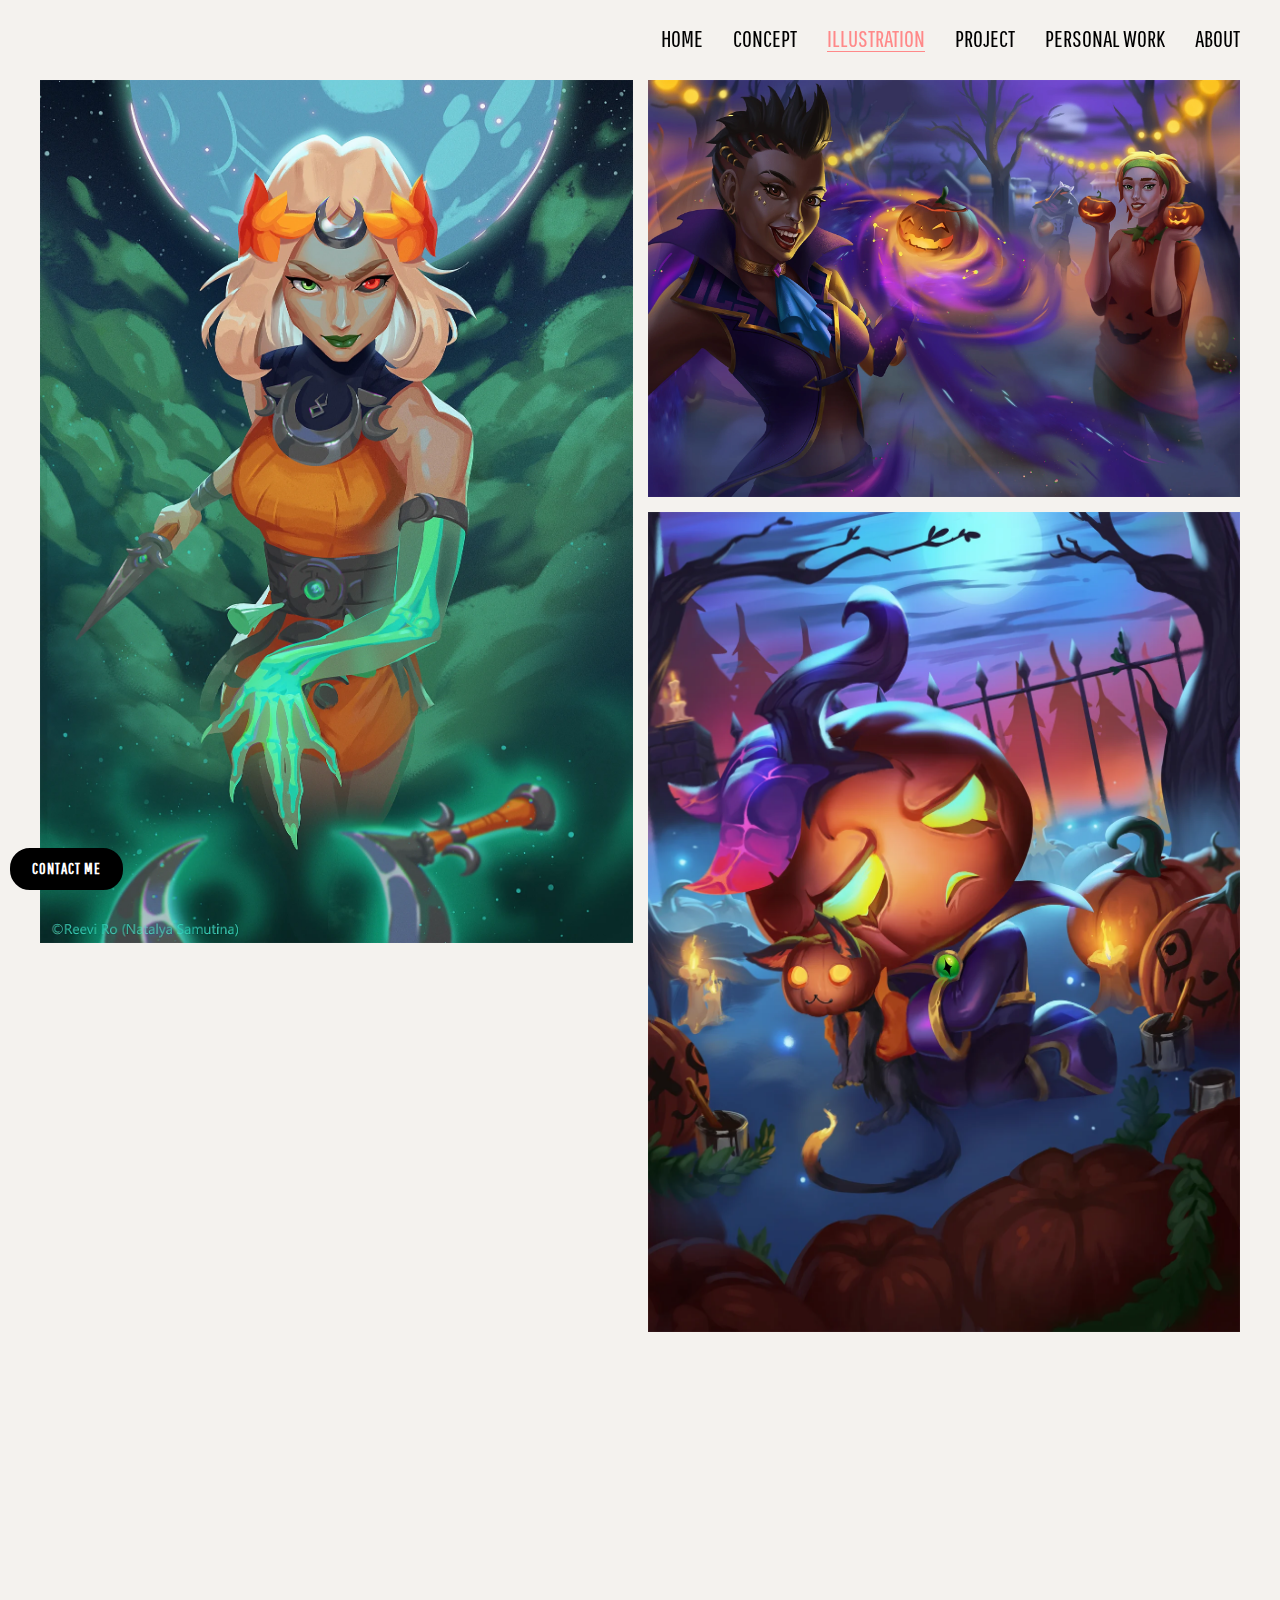
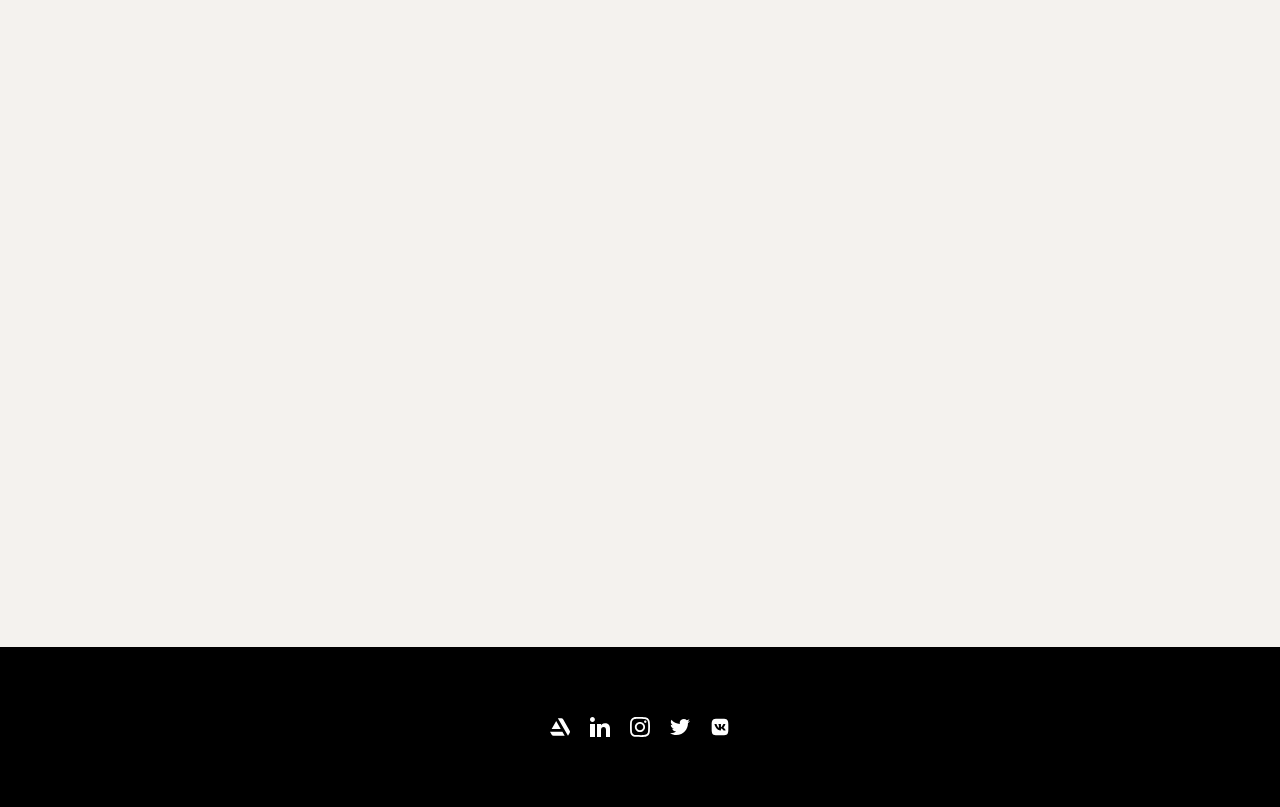
<file: illustration.html>
<!DOCTYPE html>
<html lang="en">

<head>
	<meta charset="UTF-8">
	<meta http-equiv="X-UA-Compatible" content="IE=edge">
	<meta name="viewport" content="width=device-width, initial-scale=1.0">
	<!-- favicon -->
	<link rel="icon" href="./img/favicon.png" type="image/x-icon">
	<!-- animate on scroll styles -->
	<link href="https://unpkg.com/aos@2.3.1/dist/aos.css" rel="stylesheet">
	<!-- reset styles -->
	<link rel="stylesheet" href="./styles/reset.css">
	<!-- main styles -->
	<link rel="stylesheet" href="./styles/base.css">
	<!-- blocks styles -->
	<link rel="stylesheet" href="./styles/blocks/nav.css">
	<link rel="stylesheet" href="./styles/blocks/burger.css">
	<link rel="stylesheet" href="./styles/blocks/gallery.css">
	<link rel="stylesheet" href="./styles/blocks/footer.css">
	<link rel="stylesheet" href="./styles/blocks/social.css">
	<link rel="stylesheet" href="./styles/blocks/contact-me.css">
	<link rel="stylesheet" href="./styles/blocks/lightbox.css">
	<!-- fonts -->
	<link href="https://fonts.googleapis.com/css2?family=Pathway+Gothic+One&display=swap" rel="stylesheet">
	<title>ReeviRo</title>
</head>

<body>
	<nav class="nav" data-aos="fade-down" data-aos-duration="500" data-aos-once="true">
		<div class="nav__container container">
			<button class="nav__burger burger burger--black">
				<span class="burger__line"></span>
			</button>
			<div class="nav__menu">
				<ul class="nav__list">
					<li class="nav__item">
						<a href="./index.html" class="nav__link nav__link--dark">home</a>
					</li>
					<li class="nav__item">
						<a href="./concept.html" class="nav__link nav__link--dark">concept</a>
					</li>
					<li class="nav__item">
						<a class="nav__link nav__link--dark active">illustration</a>
					</li>
					<li class="nav__item">
						<a href="./project.html" class="nav__link nav__link--dark">project</a>
					</li>
					<li class="nav__item">
						<a href="./personal-work.html" class="nav__link nav__link--dark">personal work</a>
					</li>
					<li class="nav__item">
						<a href="./about.html" class="nav__link nav__link--dark">about</a>
					</li>
					<li class="nav__item  nav__contact-me">
						<a href="mailto:natalia2dartist@gmail.com" target="_blank" class="nav__link">Contact me</a>
					</li>
				</ul>
			</div>
		</div>
		<!-- ========== /container ========== -->
	</nav>
	<!-- ========== /nav ========== -->
	<main class="main">
		<section class="gallery">
			<div class="gallery__container container gallery__container--col-2">
				<div class="gallery__column">
					<div class="gallery__item" data-aos="fade-up" data-aos-duration="500" data-aos-once="true" data-aos-delay="300">
						<img src="./img/main/Hades2_fanart.webp" alt="Portfolio picture" class="gallery__image">
						<span class="gallery__text">Hades2 fanart</span>
					</div>
					<div class="gallery__item" data-aos="fade-up" data-aos-duration="500" data-aos-once="true">
						<img src="./img/main/Ice_knight.webp" alt="Portfolio picture" class="gallery__image">
						<span class="gallery__text">Ice knight</span>
					</div>
					<div class="gallery__item" data-aos="fade-up" data-aos-duration="500" data-aos-once="true">
						<img src="./img/main/Foxgirl.webp" alt="Portfolio picture" class="gallery__image">
						<span class="gallery__text">Foxgirl</span>
					</div>
				</div>
				<div class="gallery__column">
					<div class="gallery__item" data-aos="fade-up" data-aos-duration="500" data-aos-once="true">
						<img src="./img/main/Valorant_zine_illustration.webp" alt="Portfolio picture" class="gallery__image">
						<span class="gallery__text">Valorant zine illustration</span>
					</div>
					<div class="gallery__item" data-aos="fade-up" data-aos-duration="500" data-aos-once="true" data-aos-delay="400">
						<img src="./img/main/Amumu.webp" alt="Portfolio picture" class="gallery__image">
						<span class="gallery__text">Amumu</span>
					</div>
					<div class="gallery__item" data-aos="fade-up" data-aos-duration="500" data-aos-once="true">
						<img src="./img/main/Tryndamere.webp" alt="Portfolio picture" class="gallery__image">
						<span class="gallery__text">Tryndamere</span>
					</div>
				</div>
			</div>
			<!-- ========== /container ========== -->
		</section>
		<!-- ========== /gallery ========== -->
	</main>
	<!-- ========== /main ========== -->
	<footer class="footer">
		<div class="footer__container container">
			<div class="footer__social social">
				<a class="social__link" href="https://www.artstation.com/reeviro" target="_blank">
					<svg fill="#FFFFFF" width="800px" height="800px" viewBox="0 0 24 24" role="img" xmlns="http://www.w3.org/2000/svg">
						<path d="m0 17.723 2.027 3.505h.001a2.424 2.424 0 0 0 2.164 1.333h13.457l-2.792-4.838H0zm24 .025c0-.484-.143-.935-.388-1.314L15.728 2.728a2.424 2.424 0 0 0-2.142-1.289H9.419L21.598 22.54l1.92-3.325c.378-.637.482-.919.482-1.467zm-11.129-3.462L7.428 4.858l-5.444 9.428h10.887z" />
					</svg>
				</a>
				<a class="social__link" href="https://www.linkedin.com/in/natalya-samutina/" target="_blank">
					<svg width="800px" height="800px" viewBox="0 0 20 20" version="1.1" xmlns="http://www.w3.org/2000/svg" xmlns:xlink="http://www.w3.org/1999/xlink">
						<g stroke="none" stroke-width="1" fill="none" fill-rule="evenodd">
							<g transform="translate(-180.000000, -7479.000000)" fill="#FFFFFF">
								<g transform="translate(56.000000, 160.000000)">
									<path d="M144,7339 L140,7339 L140,7332.001 C140,7330.081 139.153,7329.01 137.634,7329.01 C135.981,7329.01 135,7330.126 135,7332.001 L135,7339 L131,7339 L131,7326 L135,7326 L135,7327.462 C135,7327.462 136.255,7325.26 139.083,7325.26 C141.912,7325.26 144,7326.986 144,7330.558 L144,7339 L144,7339 Z M126.442,7323.921 C125.093,7323.921 124,7322.819 124,7321.46 C124,7320.102 125.093,7319 126.442,7319 C127.79,7319 128.883,7320.102 128.883,7321.46 C128.884,7322.819 127.79,7323.921 126.442,7323.921 L126.442,7323.921 Z M124,7339 L129,7339 L129,7326 L124,7326 L124,7339 Z" id="linkedin">
									</path>
								</g>
							</g>
						</g>
					</svg>
				</a>
				<a class="social__link" href="https://www.instagram.com/reevi_ro/" target="_blank">
					<svg width="800px" height="800px" viewBox="0 0 20 20" version="1.1" xmlns="http://www.w3.org/2000/svg" xmlns:xlink="http://www.w3.org/1999/xlink">
						<g stroke="none" stroke-width="1" fill="none" fill-rule="evenodd">
							<g transform="translate(-340.000000, -7439.000000)" fill="#FFFFFF">
								<g transform="translate(56.000000, 160.000000)">
									<path d="M289.869652,7279.12273 C288.241769,7279.19618 286.830805,7279.5942 285.691486,7280.72871 C284.548187,7281.86918 284.155147,7283.28558 284.081514,7284.89653 C284.035742,7285.90201 283.768077,7293.49818 284.544207,7295.49028 C285.067597,7296.83422 286.098457,7297.86749 287.454694,7298.39256 C288.087538,7298.63872 288.809936,7298.80547 289.869652,7298.85411 C298.730467,7299.25511 302.015089,7299.03674 303.400182,7295.49028 C303.645956,7294.859 303.815113,7294.1374 303.86188,7293.08031 C304.26686,7284.19677 303.796207,7282.27117 302.251908,7280.72871 C301.027016,7279.50685 299.5862,7278.67508 289.869652,7279.12273 M289.951245,7297.06748 C288.981083,7297.0238 288.454707,7296.86201 288.103459,7296.72603 C287.219865,7296.3826 286.556174,7295.72155 286.214876,7294.84312 C285.623823,7293.32944 285.819846,7286.14023 285.872583,7284.97693 C285.924325,7283.83745 286.155174,7282.79624 286.959165,7281.99226 C287.954203,7280.99968 289.239792,7280.51332 297.993144,7280.90837 C299.135448,7280.95998 300.179243,7281.19026 300.985224,7281.99226 C301.980262,7282.98483 302.473801,7284.28014 302.071806,7292.99991 C302.028024,7293.96767 301.865833,7294.49274 301.729513,7294.84312 C300.829003,7297.15085 298.757333,7297.47145 289.951245,7297.06748 M298.089663,7283.68956 C298.089663,7284.34665 298.623998,7284.88065 299.283709,7284.88065 C299.943419,7284.88065 300.47875,7284.34665 300.47875,7283.68956 C300.47875,7283.03248 299.943419,7282.49847 299.283709,7282.49847 C298.623998,7282.49847 298.089663,7283.03248 298.089663,7283.68956 M288.862673,7288.98792 C288.862673,7291.80286 291.150266,7294.08479 293.972194,7294.08479 C296.794123,7294.08479 299.081716,7291.80286 299.081716,7288.98792 C299.081716,7286.17298 296.794123,7283.89205 293.972194,7283.89205 C291.150266,7283.89205 288.862673,7286.17298 288.862673,7288.98792 M290.655732,7288.98792 C290.655732,7287.16159 292.140329,7285.67967 293.972194,7285.67967 C295.80406,7285.67967 297.288657,7287.16159 297.288657,7288.98792 C297.288657,7290.81525 295.80406,7292.29716 293.972194,7292.29716 C292.140329,7292.29716 290.655732,7290.81525 290.655732,7288.98792" id="instagram">
									</path>
								</g>
							</g>
						</g>
					</svg>
				</a>
				<a class="social__link" href="https://twitter.com/reevarts" target="_blank">
					<svg width="800px" height="800px" viewBox="0 -2 20 20" version="1.1" xmlns="http://www.w3.org/2000/svg" xmlns:xlink="http://www.w3.org/1999/xlink">
						<g stroke="none" stroke-width="1" fill="none" fill-rule="evenodd">
							<g transform="translate(-60.000000, -7521.000000)" fill="#FFFFFF">
								<g transform="translate(56.000000, 160.000000)">
									<path d="M10.29,7377 C17.837,7377 21.965,7370.84365 21.965,7365.50546 C21.965,7365.33021 21.965,7365.15595 21.953,7364.98267 C22.756,7364.41163 23.449,7363.70276 24,7362.8915 C23.252,7363.21837 22.457,7363.433 21.644,7363.52751 C22.5,7363.02244 23.141,7362.2289 23.448,7361.2926 C22.642,7361.76321 21.761,7362.095 20.842,7362.27321 C19.288,7360.64674 16.689,7360.56798 15.036,7362.09796 C13.971,7363.08447 13.518,7364.55538 13.849,7365.95835 C10.55,7365.79492 7.476,7364.261 5.392,7361.73762 C4.303,7363.58363 4.86,7365.94457 6.663,7367.12996 C6.01,7367.11125 5.371,7366.93797 4.8,7366.62489 L4.8,7366.67608 C4.801,7368.5989 6.178,7370.2549 8.092,7370.63591 C7.488,7370.79836 6.854,7370.82199 6.24,7370.70483 C6.777,7372.35099 8.318,7373.47829 10.073,7373.51078 C8.62,7374.63513 6.825,7375.24554 4.977,7375.24358 C4.651,7375.24259 4.325,7375.22388 4,7375.18549 C5.877,7376.37088 8.06,7377 10.29,7376.99705" id="twitter">
									</path>
								</g>
							</g>
						</g>
					</svg>
				</a>
				<a class="social__link" href="https://vk.com/reevipng" target="_blank">
					<svg fill="#FFFFFF" width="800px" height="800px" viewBox="0 0 24 24" xmlns="http://www.w3.org/2000/svg" data-name="Layer 1">
						<path d="M15.07294,2H8.9375C3.33331,2,2,3.33331,2,8.92706V15.0625C2,20.66663,3.32294,22,8.92706,22H15.0625C20.66669,22,22,20.67706,22,15.07288V8.9375C22,3.33331,20.67706,2,15.07294,2Zm3.07287,14.27081H16.6875c-.55206,0-.71875-.44793-1.70831-1.4375-.86463-.83331-1.22919-.9375-1.44794-.9375-.30206,0-.38544.08332-.38544.5v1.3125c0,.35419-.11456.5625-1.04162.5625a5.69214,5.69214,0,0,1-4.44794-2.66668A11.62611,11.62611,0,0,1,5.35419,8.77081c0-.21875.08331-.41668.5-.41668H7.3125c.375,0,.51044.16668.65625.55212.70831,2.08331,1.91669,3.89581,2.40625,3.89581.1875,0,.27081-.08331.27081-.55206V10.10413c-.0625-.97913-.58331-1.0625-.58331-1.41663a.36008.36008,0,0,1,.375-.33337h2.29169c.3125,0,.41662.15625.41662.53125v2.89587c0,.3125.13544.41663.22919.41663.1875,0,.33331-.10413.67706-.44788a11.99877,11.99877,0,0,0,1.79169-2.97919.62818.62818,0,0,1,.63544-.41668H17.9375c.4375,0,.53125.21875.4375.53125A18.20507,18.20507,0,0,1,16.41669,12.25c-.15625.23956-.21875.36456,0,.64581.14581.21875.65625.64582,1,1.05207a6.48553,6.48553,0,0,1,1.22912,1.70837C18.77081,16.0625,18.5625,16.27081,18.14581,16.27081Z" />
					</svg>
				</a>
			</div>
			<!-- ========== /social ========== -->
		</div>
		<!-- ========== /container ========== -->
	</footer>
	<!-- ========== /footer ========== -->
	<div class="contact-me">
		<a href="mailto:natalia2dartist@gmail.com" target="_blank" class="contact-me__link">Contact me</a>
	</div>
	<!-- ========== /contact-me ========== -->
	<div class="lightbox">
		<img class="lightbox__image" alt="Portfolio image">
	</div>
	<!-- ========== /lightbox ========== -->

	<!-- animate on scroll -->
	<script src="https://unpkg.com/aos@2.3.1/dist/aos.js"></script>
	<!-- index.js -->
	<script src="./js/index.js"></script>
</body>

</html>
</file>
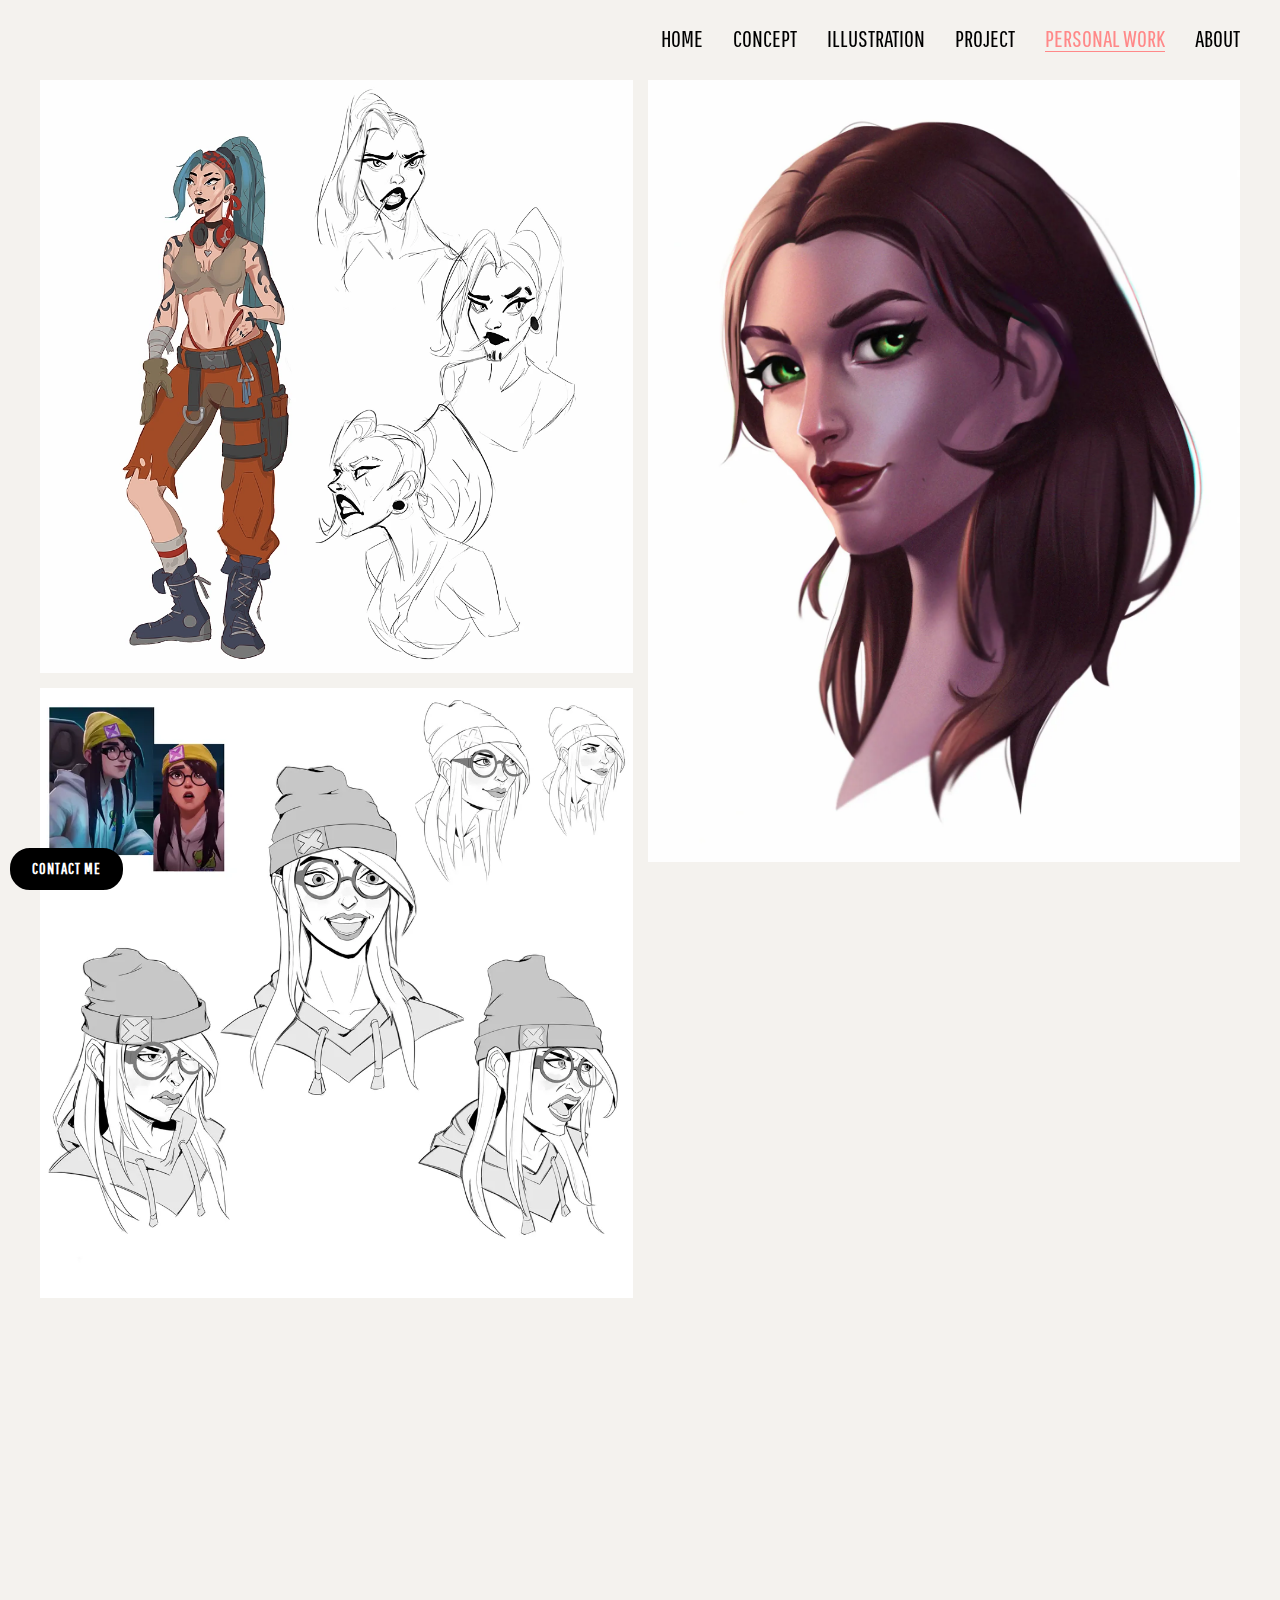
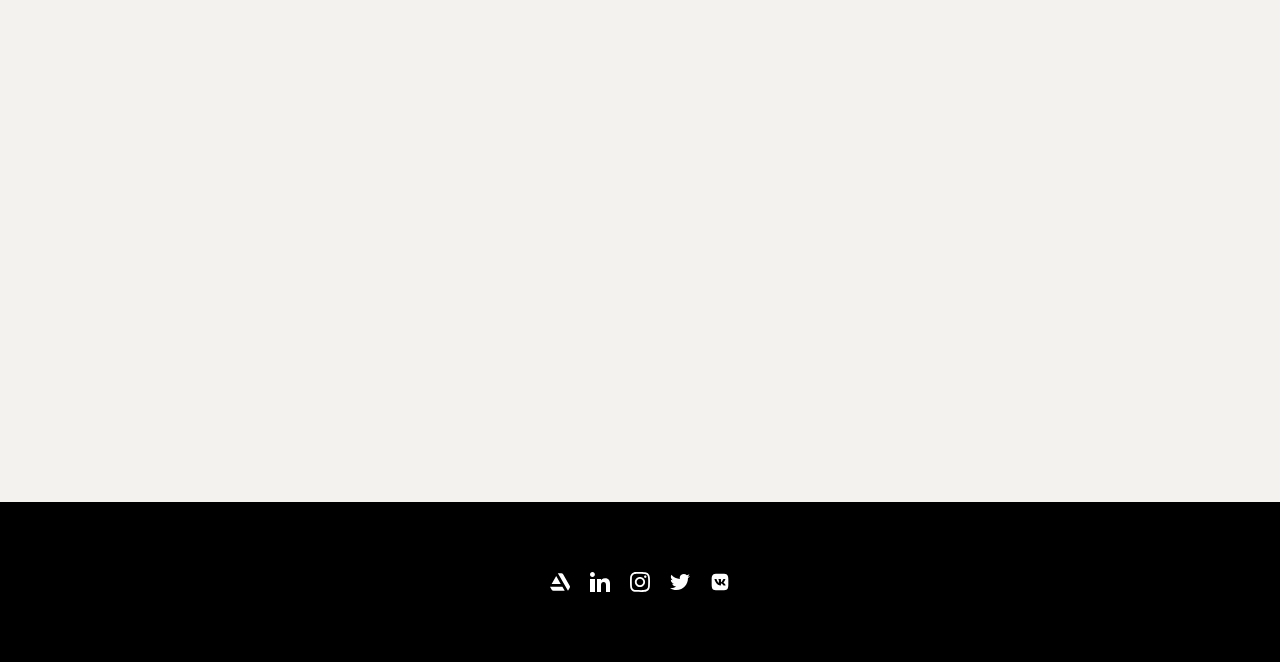
<file: personal-work.html>
<!DOCTYPE html>
<html lang="en">

<head>
	<meta charset="UTF-8">
	<meta http-equiv="X-UA-Compatible" content="IE=edge">
	<meta name="viewport" content="width=device-width, initial-scale=1.0">
	<!-- favicon -->
	<link rel="icon" href="./img/favicon.png" type="image/x-icon">
	<!-- animate on scroll styles -->
	<link href="https://unpkg.com/aos@2.3.1/dist/aos.css" rel="stylesheet">
	<!-- reset styles -->
	<link rel="stylesheet" href="./styles/reset.css">
	<!-- main styles -->
	<link rel="stylesheet" href="./styles/base.css">
	<!-- blocks styles -->
	<link rel="stylesheet" href="./styles/blocks/nav.css">
	<link rel="stylesheet" href="./styles/blocks/burger.css">
	<link rel="stylesheet" href="./styles/blocks/gallery.css">
	<link rel="stylesheet" href="./styles/blocks/footer.css">
	<link rel="stylesheet" href="./styles/blocks/social.css">
	<link rel="stylesheet" href="./styles/blocks/contact-me.css">
	<link rel="stylesheet" href="./styles/blocks/lightbox.css">
	<!-- fonts -->
	<link href="https://fonts.googleapis.com/css2?family=Pathway+Gothic+One&display=swap" rel="stylesheet">
	<title>ReeviRo</title>
</head>

<body>
	<nav class="nav" data-aos="fade-down" data-aos-duration="500" data-aos-once="true">
		<div class="nav__container container">
			<button class="nav__burger burger burger--black">
				<span class="burger__line"></span>
			</button>
			<div class="nav__menu">
				<ul class="nav__list">
					<li class="nav__item">
						<a href="./index.html" class="nav__link nav__link--dark">home</a>
					</li>
					<li class="nav__item">
						<a href="./concept.html" class="nav__link nav__link--dark">concept</a>
					</li>
					<li class="nav__item">
						<a href="./illustration.html" class="nav__link nav__link--dark">illustration</a>
					</li>
					<li class="nav__item">
						<a href="./project.html" class="nav__link nav__link--dark">project</a>
					</li>
					<li class="nav__item">
						<a class="nav__link nav__link--dark active">personal work</a>
					</li>
					<li class="nav__item">
						<a href="./about.html" class="nav__link nav__link--dark">about</a>
					</li>
					<li class="nav__item  nav__contact-me">
						<a href="mailto:natalia2dartist@gmail.com" target="_blank" class="nav__link">Contact me</a>
					</li>
				</ul>
			</div>
		</div>
		<!-- ========== /container ========== -->
	</nav>
	<!-- ========== /nav ========== -->
	<main class="main">
		<section class="gallery">
			<div class="gallery__container container gallery__container--col-2">
				<div class="gallery__column">
					<div class="gallery__item" data-aos="fade-up" data-aos-duration="500" data-aos-once="true">
						<img src="./img/personal/character speedpaint_reeviro.webp" alt="Portfolio picture" class="gallery__image">
						<span class="gallery__text">Character speedpaint</span>
					</div>
					<div class="gallery__item" data-aos="fade-up" data-aos-duration="500" data-aos-once="true" data-aos-delay="400">
						<img src="./img/personal/Kj_emotons_reeviro.webp" alt="Portfolio picture" class="gallery__image">
						<span class="gallery__text">Kj emotons</span>
					</div>
					<div class="gallery__item" data-aos="fade-up" data-aos-duration="500" data-aos-once="true">
						<img src="./img/personal/tb choi homework_reeviro.webp" alt="Portfolio picture" class="gallery__image">
						<span class="gallery__text">tb choi homework</span>
					</div>
				</div>
				<div class="gallery__column">
					<div class="gallery__item" data-aos="fade-up" data-aos-duration="500" data-aos-once="true" data-aos-delay="300">
						<img src="./img/personal/lol portrait_reeviro.webp" alt="Portfolio picture" class="gallery__image">
						<span class="gallery__text">LoL portrait</span>
					</div>
					<div class="gallery__item" data-aos="fade-up" data-aos-duration="500" data-aos-once="true">
						<img src="./img/main/portrait2.webp" alt="Portfolio picture" class="gallery__image">
						<span class="gallery__text">Portrait</span>
					</div>
				</div>
			</div>
			<!-- ========== /container ========== -->
		</section>
		<!-- ========== /gallery ========== -->
	</main>
	<!-- ========== /main ========== -->
	<footer class="footer">
		<div class="footer__container container">
			<div class="footer__social social">
				<a class="social__link" href="https://www.artstation.com/reeviro" target="_blank">
					<svg fill="#FFFFFF" width="800px" height="800px" viewBox="0 0 24 24" role="img" xmlns="http://www.w3.org/2000/svg">
						<path d="m0 17.723 2.027 3.505h.001a2.424 2.424 0 0 0 2.164 1.333h13.457l-2.792-4.838H0zm24 .025c0-.484-.143-.935-.388-1.314L15.728 2.728a2.424 2.424 0 0 0-2.142-1.289H9.419L21.598 22.54l1.92-3.325c.378-.637.482-.919.482-1.467zm-11.129-3.462L7.428 4.858l-5.444 9.428h10.887z" />
					</svg>
				</a>
				<a class="social__link" href="https://www.linkedin.com/in/natalya-samutina/" target="_blank">
					<svg width="800px" height="800px" viewBox="0 0 20 20" version="1.1" xmlns="http://www.w3.org/2000/svg" xmlns:xlink="http://www.w3.org/1999/xlink">
						<g stroke="none" stroke-width="1" fill="none" fill-rule="evenodd">
							<g transform="translate(-180.000000, -7479.000000)" fill="#FFFFFF">
								<g transform="translate(56.000000, 160.000000)">
									<path d="M144,7339 L140,7339 L140,7332.001 C140,7330.081 139.153,7329.01 137.634,7329.01 C135.981,7329.01 135,7330.126 135,7332.001 L135,7339 L131,7339 L131,7326 L135,7326 L135,7327.462 C135,7327.462 136.255,7325.26 139.083,7325.26 C141.912,7325.26 144,7326.986 144,7330.558 L144,7339 L144,7339 Z M126.442,7323.921 C125.093,7323.921 124,7322.819 124,7321.46 C124,7320.102 125.093,7319 126.442,7319 C127.79,7319 128.883,7320.102 128.883,7321.46 C128.884,7322.819 127.79,7323.921 126.442,7323.921 L126.442,7323.921 Z M124,7339 L129,7339 L129,7326 L124,7326 L124,7339 Z" id="linkedin">
									</path>
								</g>
							</g>
						</g>
					</svg>
				</a>
				<a class="social__link" href="https://www.instagram.com/reevi_ro/" target="_blank">
					<svg width="800px" height="800px" viewBox="0 0 20 20" version="1.1" xmlns="http://www.w3.org/2000/svg" xmlns:xlink="http://www.w3.org/1999/xlink">
						<g stroke="none" stroke-width="1" fill="none" fill-rule="evenodd">
							<g transform="translate(-340.000000, -7439.000000)" fill="#FFFFFF">
								<g transform="translate(56.000000, 160.000000)">
									<path d="M289.869652,7279.12273 C288.241769,7279.19618 286.830805,7279.5942 285.691486,7280.72871 C284.548187,7281.86918 284.155147,7283.28558 284.081514,7284.89653 C284.035742,7285.90201 283.768077,7293.49818 284.544207,7295.49028 C285.067597,7296.83422 286.098457,7297.86749 287.454694,7298.39256 C288.087538,7298.63872 288.809936,7298.80547 289.869652,7298.85411 C298.730467,7299.25511 302.015089,7299.03674 303.400182,7295.49028 C303.645956,7294.859 303.815113,7294.1374 303.86188,7293.08031 C304.26686,7284.19677 303.796207,7282.27117 302.251908,7280.72871 C301.027016,7279.50685 299.5862,7278.67508 289.869652,7279.12273 M289.951245,7297.06748 C288.981083,7297.0238 288.454707,7296.86201 288.103459,7296.72603 C287.219865,7296.3826 286.556174,7295.72155 286.214876,7294.84312 C285.623823,7293.32944 285.819846,7286.14023 285.872583,7284.97693 C285.924325,7283.83745 286.155174,7282.79624 286.959165,7281.99226 C287.954203,7280.99968 289.239792,7280.51332 297.993144,7280.90837 C299.135448,7280.95998 300.179243,7281.19026 300.985224,7281.99226 C301.980262,7282.98483 302.473801,7284.28014 302.071806,7292.99991 C302.028024,7293.96767 301.865833,7294.49274 301.729513,7294.84312 C300.829003,7297.15085 298.757333,7297.47145 289.951245,7297.06748 M298.089663,7283.68956 C298.089663,7284.34665 298.623998,7284.88065 299.283709,7284.88065 C299.943419,7284.88065 300.47875,7284.34665 300.47875,7283.68956 C300.47875,7283.03248 299.943419,7282.49847 299.283709,7282.49847 C298.623998,7282.49847 298.089663,7283.03248 298.089663,7283.68956 M288.862673,7288.98792 C288.862673,7291.80286 291.150266,7294.08479 293.972194,7294.08479 C296.794123,7294.08479 299.081716,7291.80286 299.081716,7288.98792 C299.081716,7286.17298 296.794123,7283.89205 293.972194,7283.89205 C291.150266,7283.89205 288.862673,7286.17298 288.862673,7288.98792 M290.655732,7288.98792 C290.655732,7287.16159 292.140329,7285.67967 293.972194,7285.67967 C295.80406,7285.67967 297.288657,7287.16159 297.288657,7288.98792 C297.288657,7290.81525 295.80406,7292.29716 293.972194,7292.29716 C292.140329,7292.29716 290.655732,7290.81525 290.655732,7288.98792" id="instagram">
									</path>
								</g>
							</g>
						</g>
					</svg>
				</a>
				<a class="social__link" href="https://twitter.com/reevarts" target="_blank">
					<svg width="800px" height="800px" viewBox="0 -2 20 20" version="1.1" xmlns="http://www.w3.org/2000/svg" xmlns:xlink="http://www.w3.org/1999/xlink">
						<g stroke="none" stroke-width="1" fill="none" fill-rule="evenodd">
							<g transform="translate(-60.000000, -7521.000000)" fill="#FFFFFF">
								<g transform="translate(56.000000, 160.000000)">
									<path d="M10.29,7377 C17.837,7377 21.965,7370.84365 21.965,7365.50546 C21.965,7365.33021 21.965,7365.15595 21.953,7364.98267 C22.756,7364.41163 23.449,7363.70276 24,7362.8915 C23.252,7363.21837 22.457,7363.433 21.644,7363.52751 C22.5,7363.02244 23.141,7362.2289 23.448,7361.2926 C22.642,7361.76321 21.761,7362.095 20.842,7362.27321 C19.288,7360.64674 16.689,7360.56798 15.036,7362.09796 C13.971,7363.08447 13.518,7364.55538 13.849,7365.95835 C10.55,7365.79492 7.476,7364.261 5.392,7361.73762 C4.303,7363.58363 4.86,7365.94457 6.663,7367.12996 C6.01,7367.11125 5.371,7366.93797 4.8,7366.62489 L4.8,7366.67608 C4.801,7368.5989 6.178,7370.2549 8.092,7370.63591 C7.488,7370.79836 6.854,7370.82199 6.24,7370.70483 C6.777,7372.35099 8.318,7373.47829 10.073,7373.51078 C8.62,7374.63513 6.825,7375.24554 4.977,7375.24358 C4.651,7375.24259 4.325,7375.22388 4,7375.18549 C5.877,7376.37088 8.06,7377 10.29,7376.99705" id="twitter">
									</path>
								</g>
							</g>
						</g>
					</svg>
				</a>
				<a class="social__link" href="https://vk.com/reevipng" target="_blank">
					<svg fill="#FFFFFF" width="800px" height="800px" viewBox="0 0 24 24" xmlns="http://www.w3.org/2000/svg" data-name="Layer 1">
						<path d="M15.07294,2H8.9375C3.33331,2,2,3.33331,2,8.92706V15.0625C2,20.66663,3.32294,22,8.92706,22H15.0625C20.66669,22,22,20.67706,22,15.07288V8.9375C22,3.33331,20.67706,2,15.07294,2Zm3.07287,14.27081H16.6875c-.55206,0-.71875-.44793-1.70831-1.4375-.86463-.83331-1.22919-.9375-1.44794-.9375-.30206,0-.38544.08332-.38544.5v1.3125c0,.35419-.11456.5625-1.04162.5625a5.69214,5.69214,0,0,1-4.44794-2.66668A11.62611,11.62611,0,0,1,5.35419,8.77081c0-.21875.08331-.41668.5-.41668H7.3125c.375,0,.51044.16668.65625.55212.70831,2.08331,1.91669,3.89581,2.40625,3.89581.1875,0,.27081-.08331.27081-.55206V10.10413c-.0625-.97913-.58331-1.0625-.58331-1.41663a.36008.36008,0,0,1,.375-.33337h2.29169c.3125,0,.41662.15625.41662.53125v2.89587c0,.3125.13544.41663.22919.41663.1875,0,.33331-.10413.67706-.44788a11.99877,11.99877,0,0,0,1.79169-2.97919.62818.62818,0,0,1,.63544-.41668H17.9375c.4375,0,.53125.21875.4375.53125A18.20507,18.20507,0,0,1,16.41669,12.25c-.15625.23956-.21875.36456,0,.64581.14581.21875.65625.64582,1,1.05207a6.48553,6.48553,0,0,1,1.22912,1.70837C18.77081,16.0625,18.5625,16.27081,18.14581,16.27081Z" />
					</svg>
				</a>
			</div>
			<!-- ========== /social ========== -->
		</div>
		<!-- ========== /container ========== -->
	</footer>
	<!-- ========== /footer ========== -->
	<div class="contact-me">
		<a href="mailto:natalia2dartist@gmail.com" target="_blank" class="contact-me__link">Contact me</a>
	</div>
	<!-- ========== /contact-me ========== -->
	<div class="lightbox">
		<img class="lightbox__image" alt="Portfolio image">
	</div>
	<!-- ========== /lightbox ========== -->

	<!-- animate on scroll -->
	<script src="https://unpkg.com/aos@2.3.1/dist/aos.js"></script>
	<!-- index.js -->
	<script src="./js/index.js"></script>
</body>

</html>
</file>
<file: styles/base.css>
/* ==================== VARIABLES ==================== */
:root {
	--container-width: 1280px;
	--container-big: 1600px;
	--site-padding: 15px;
	--link-color: #ffffff;
	--link-hover: #e99898;
	--link-active: #ff8989;
	--color-main: #f4f2ee;
	--color-second: #000000;
	--text-color: #ffffff;
	--text-color-inverted: #000000;
	--transition: 0.4s ease;
	--transition-fast: 0.2s ease;
}

@media (min-width: 769px) {
	:root {
		--site-padding: 40px;
	}
}

/* ==================== BASE ==================== */
body {
	display: flex;
	flex-flow: column;
	min-height: 100vh;
	font-family: "Pathway Gothic One", sans-serif;
	font-size: 24px;
	line-height: 1.1;
	background: var(--color-main);
	position: relative;
	overflow-x: hidden;
}

.no-scroll {
	overflow: hidden;
}

.main {
	flex: 1 1 auto;
}

.container {
	margin: 0 auto;
	max-width: var(--container-width);
	padding: 0 var(--site-padding);
}
.container--big {
	max-width: 1480px;
}

.image {
	position: relative;
}
.image > img {
	position: absolute;
	top: 0;
	left: 0;
	width: 100%;
	height: 100%;
	object-fit: cover;
}
</file>
<file: styles/blocks/nav.css>
/* ==================== NAV ==================== */
.nav {
	width: 100%;
	position: absolute;
	z-index: 999;
	padding: 10px 0 0;
	overflow-x: hidden;
}
.nav__container {
	display: flex;
	justify-content: flex-end;
	align-items: center;
	position: relative;
	max-width: var(--container-big);
}
.nav__menu {
	position: fixed;
	background: var(--color-main);
	top: 0;
	bottom: -60px;
	left: 0;
	right: 0;
	transform: translate(100%, 0);
	transition: transform var(--transition);
}
.nav__menu.active {
	transform: translate(0, 0);
}
.nav__list {
	padding: 160px 0 120px;
	height: 100%;
	overflow-y: auto;
	color: var(--text-color-inverted);
}
.nav__item {
	text-align: center;
}
.nav__link {
	padding: 10px;
	display: block;
	color: var(--text-color-inverted);
	font-size: 32px;
	text-transform: uppercase;
	color: var(--link-color-inverted);
	transition: color var(--transition), background var(--transition);
}
.nav__link.active {
	position: relative;
	color: var(--link-active);
}
.nav__link.active::after {
	content: '';
	position: absolute;
	left: 0;
	bottom: 0;
	width: 100%;
	height: 1px;
	background: var(--link-active);
}
.nav__link:hover:not(.nav__link.active) {
	/* background: #fcdfdf2a; */
	color: var(--link-hover);
}
.nav__contact-me .nav__link {
	color: red;
}
.nav__contact-me:hover .nav__link {
	color: rgb(175, 0, 0);
}

@media (min-width: 1026px) {
	.nav {
		padding: 25px 0;
	}
	.nav__menu {
		position: static;
		background: transparent;
		transform: translate(0, 0);
		padding: 0;
	}
	.nav__list {
		padding: 0;
		display: flex;
		justify-self: flex-end;
		overflow-y: visible;
		height: auto;
		flex-flow: row nowrap;
		color: var(--text-color);
	}
	.nav__item + .nav__item {
		margin: 0 0 0 30px;
	}
	.nav__link {
		padding: 0;
		display: inline;
		font-size: 24px;
		color: var(--text-color);
	}
	.nav__link--dark {
		color: var(--text-color-inverted);
	}
	.nav__link:hover {
		background: transparent;
	}
	.nav__contact-me {
		display: none;
	}
}

@media  (orientation: landscape) and (max-width: 1025px) {
	.nav__list {
		padding: 70px 0 120px;
	}
}
</file>
<file: styles/blocks/burger.css>
/* ==================== BURGER ==================== */

.burger {
	padding: 25px 30px;
	position: relative;
	z-index: 9999;
}
.burger__line {
	display: block;
	position: absolute;
	left: calc(50% - 10px);
	top: calc(50% - 1px);
	width: 20px;
	height: 2px;
	background: var(--color-main);
	opacity: 1;
	transition: all var(--transition-fast);
	pointer-events: none;
}
.burger::before,
.burger::after {
	content: "";
	position: absolute;
	width: 20px;
	height: 2px;
	left: calc(50% - 10px);
	background: var(--color-main);
	opacity: 1;
	top: calc(50% - 1px);
	transition: all var(--transition-fast);
	pointer-events: none;
}
.burger::before {
	transform: translate(0, 7px);
}
.burger::after {
	transform: translate(0, -7px);
}

.burger--black .burger__line, .burger--black::before, .burger--black::after {
	background: var(--color-second);
}

.burger.active .burger__line {
	transform: scaleX(2);
	opacity: 0;
	background: var(--color-second);
}
.burger.active.burger::before {
	transform: translate(0, 0) rotate(45deg);
	background: var(--color-second);
}
.burger.active.burger::after {
	transform: translate(0, 0) rotate(-45deg);
	background: var(--color-second);
}


@media (min-width: 1026px) {
	.burger {
		display: none;
	}
}
</file>
<file: styles/blocks/logo.css>
/* ==================== LOGO ==================== */

.logo {
	font-weight: 400;
	color: var(--text-color);
	text-shadow: 1px 1px 2px rgb(0, 0, 0);
}

.logo--white {
	color: var(--text-color);
}

@media (min-width: 601px) {
	.logo {
		font-size: 40px;
	}
}
</file>
<file: styles/blocks/hero.css>
/* ==================== HERO ==================== */
.hero {
	background: no-repeat 8% 0 / auto 100vh url(./../../img/Valorant_zine_illustration_ReeviRo.webp);
	background-attachment: fixed;
	color: var(--text-color);
	text-align: center;
	transition: background var(--transition);
	min-height: 100vh;
	display: flex;
	flex-flow: column;
	justify-content: center;
	align-items: center;
}
.hero__title {
	font-size: 45px;
	text-shadow: 1px 1px 2px rgb(0, 0, 0);
	text-transform: uppercase;
}
.hero__subtitle {
	text-shadow: 1px 1px 2px rgb(0, 0, 0);
}

@media (min-width: 601px) {
	.hero {
		background-position: 50% 0;
		background-size: cover;
	}
	.hero__title {
		font-size: 90px;
	}
	.hero__subtitle {
		font-size: 34px;
	}
}

@media (orientation: portrait) and (max-width: 1081px) {
	.hero {
		background-position: 8% 0;
	}
}
</file>
<file: styles/blocks/gallery.css>
/* ==================== GALLERY ==================== */
.gallery {
	padding: 80px 0;
	width: 100%;
	float: left;
	overflow: hidden;
	text-align: center;
}
.gallery__column {
	overflow: hidden;
	flex: 1 1 50%;
}
.gallery__column + .gallery__column {
	margin: 15px 0 0 0;
}
.gallery__item {
	cursor: zoom-in;
	position: relative;
	overflow: hidden;
	transition: transform var(--transition-fast);
}
.gallery__item + .gallery__item {
	margin: 15px 0 0 0;
}
.gallery__item::before {
	content: "";
	position: absolute;
	width: 100%;
	height: 100%;
	top: 0;
	left: 0;
	background: #ffffff;
	opacity: 0;
	transition: opacity var(--transition);
	z-index: 2;
	pointer-events: none; 
}
.gallery__item:hover .gallery__image {
	transform: scale(1.05);
	position: relative;
	transition: transform var(--transition);
	overflow: hidden;
}
.gallery__item:hover.gallery__item::before {
	opacity: 0.7;
}
.gallery__item:hover .gallery__text {
	opacity: 1;
	transition: opacity var(--transition);
}
.gallery__image {
	width: 100%;
	transition: transform 0.4s ease;
	/* max-height: calc(100vh - 60px); */
	object-fit: cover;
	object-position: 50% 20%;
}
.gallery__text {
	position: absolute;
	z-index: 3;
	top: 20px;
	left: 20px;
	font-size: 30px;
	opacity: 0;
	transition: opacity var(--transition);
}

@media (min-width: 769px) {
	.gallery__container--col-2 {
		display: flex;
	}
	.gallery__column + .gallery__column {
		margin: 0 0 0 15px;
	}
}

@media (orientation: landscape) and (max-width: 1024px) {
	.gallery__image {
		/* max-height: none; */
	}
}
</file>
<file: styles/blocks/footer.css>
/* ==================== FOOTER ==================== */

.footer {
	padding: 60px 0;
	background: #000000;
}
</file>
<file: styles/blocks/social.css>
/* ==================== SOCIAL ==================== */
.social {
	display: flex;
	justify-content: center;
	align-items: center;
}
.social__link {
	display: flex;
	align-items: center;
	justify-content: center;
	padding: 15px;
	max-width: 50px;
	max-height: 50px;
}
.social__link:hover svg {
	transform: scale(1.2);
	transition: transform var(--transition);
}
.social__link svg {
	transition: transform var(--transition);
	height: 100%;
	width: 100%;
}

@media (min-width: 769px) {
	.social__link {
		padding: 10px;
		max-width: 40px;
		max-height: 40px;
	}
}
</file>
<file: styles/blocks/contact-me.css>
/* ==================== CONTACT-ME ==================== */
.contact-me__link {
	display: none;
}

@media (min-width: 1026px) {
	.contact-me__link {
		display: block;
		position: fixed;
		color: var(--text-color);
		bottom: 10px;
		left: 10px;
		padding: 10px 20px;
		border-radius: 20px;
		text-transform: uppercase;
		border: 2px solid #000;
		font-size: 16px;
		background: #000000;
		letter-spacing: 1px;
		transition: all var(--transition);
		font-weight: 700;
		z-index: 9999;
	}

	.contact-me__link:hover {
		color: var(--text-color-inverted);
		background: #fff;
		border: 2px solid #000;
		transition: all var(--transition);
	}
}

@media (min-width: 1540px) {
	.contact-me__link {
		bottom: 50px;
		left: 50px;
	}
}
</file>
<file: styles/blocks/about.css>
/* ==================== ABOUT ==================== */
.about {
	padding: 80px 0;
}
.about__container {
	display: flex;
	align-items: center;
	justify-content: center;
	flex-flow: column;
}
.about__left {
	width: 80%;
	border-radius: 50%;
	overflow: hidden;
	margin: 0 0 30px 0;
}
.about__photo {
	padding: 50%;
}
.about__image {
	object-position: top;
}
.about__right {
	max-width: 510px;
	flex: 0 3 auto;
}
.about__content {
	text-align: center;
}
.about__title {
	font-size: 36px;
	margin: 0 0 20px 0;
}
.about__text {
	font-size: 18px;
}

@media (min-width: 769px) {
	.about {
		padding: 150px 0 80px;
	}
	.about__container {
		flex-flow: row;
	}
	.about__left {
		flex: 0 1 410px;
		margin: 0 50px 0 0;
	}
	.about__content {
		text-align: left;
	}
	.about__title {
		font-size: 40px;
		margin: 0 0 30px 0;
	}
	.about__text {
		font-size: 20px;
	}
}
</file>
